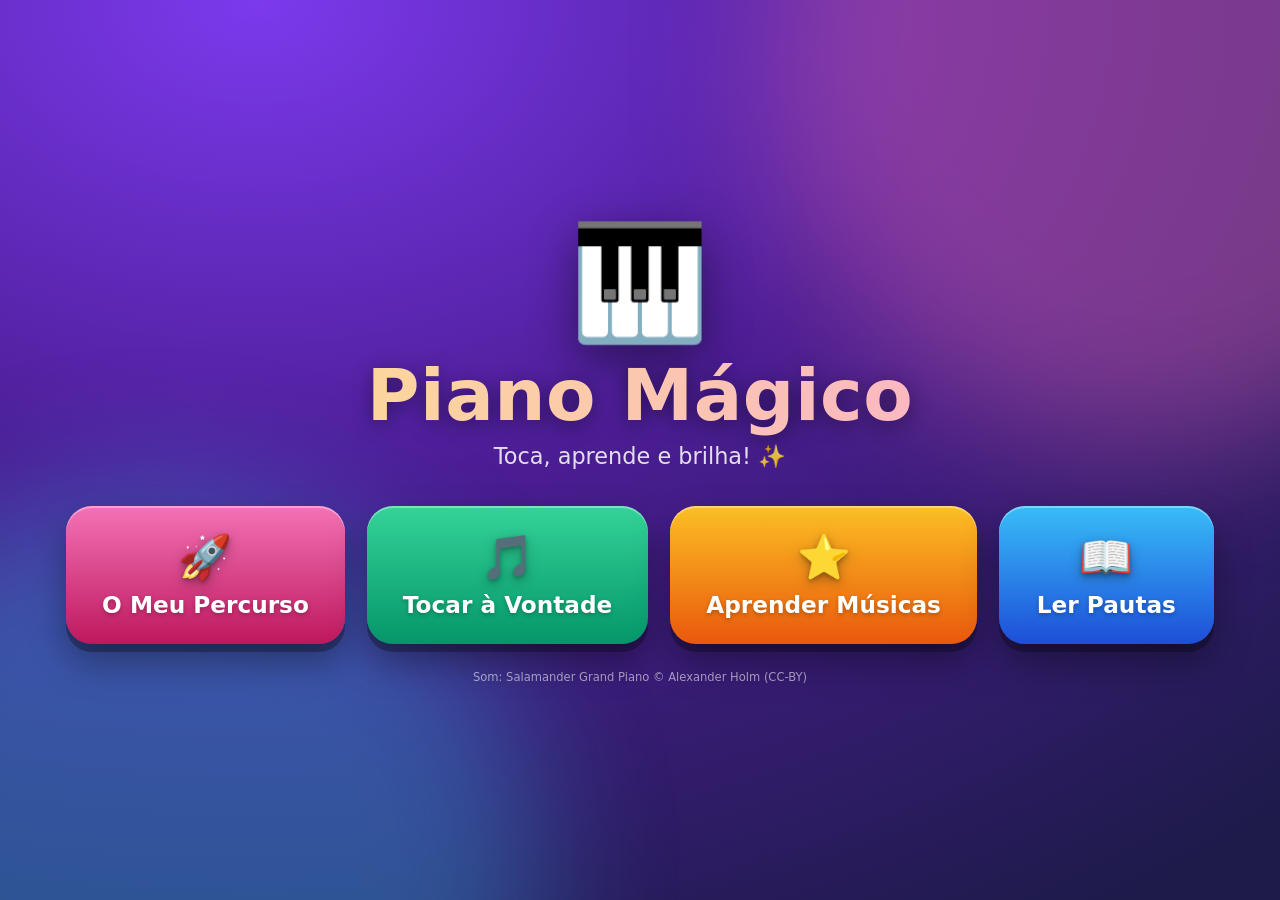
<file: index.html>
<!DOCTYPE html>
<html lang="pt">
<head>
  <meta charset="UTF-8">
  <meta name="viewport" content="width=device-width, initial-scale=1.0, maximum-scale=1.0, user-scalable=no, viewport-fit=cover">
  <title>Piano Mágico 🎹</title>
  <meta name="description" content="Um piano divertido para crianças aprenderem a tocar as primeiras músicas.">
  <meta name="theme-color" content="#4c1d95">
  <link rel="manifest" href="manifest.webmanifest">
  <link rel="icon" href="icons/icon-192.png">
  <link rel="apple-touch-icon" href="icons/apple-touch-icon.png">
  <meta name="apple-mobile-web-app-capable" content="yes">
  <meta name="mobile-web-app-capable" content="yes">
  <meta name="apple-mobile-web-app-status-bar-style" content="black-translucent">
  <meta name="apple-mobile-web-app-title" content="Piano Mágico">
  <link rel="stylesheet" href="styles.css">
</head>
<body>

  <!-- Fundo animado -->
  <div class="bg" id="bg" aria-hidden="true"></div>

  <!-- Ecrã inicial -->
  <section id="screen-home" class="screen active">
    <div class="home-inner">
      <div class="mascot" aria-hidden="true">🎹</div>
      <h1 class="logo">Piano Mágico</h1>
      <p class="tagline">Toca, aprende e brilha! ✨</p>
      <div class="home-buttons">
        <button class="big-btn btn-course" id="btn-course">
          <span class="big-emoji">🚀</span>
          <span>O Meu Percurso</span>
        </button>
        <button class="big-btn btn-free" id="btn-free">
          <span class="big-emoji">🎵</span>
          <span>Tocar à Vontade</span>
        </button>
        <button class="big-btn btn-learn" id="btn-learn">
          <span class="big-emoji">⭐</span>
          <span>Aprender Músicas</span>
        </button>
        <button class="big-btn btn-read" id="btn-read">
          <span class="big-emoji">📖</span>
          <span>Ler Pautas</span>
        </button>
      </div>
      <p class="credit">Som: Salamander Grand Piano © Alexander Holm (CC-BY)</p>
    </div>
  </section>

  <!-- Escolher música -->
  <section id="screen-songs" class="screen">
    <header class="bar">
      <button class="icon-btn" data-goto="home" aria-label="Voltar">⬅️</button>
      <h2>Escolhe uma música</h2>
      <span class="bar-spacer"></span>
    </header>
    <div id="song-list" class="song-list"></div>
  </section>

  <!-- Percurso (curso passo a passo) -->
  <section id="screen-course" class="screen">
    <header class="bar">
      <button class="icon-btn" data-goto="home" aria-label="Voltar">⬅️</button>
      <h2>O Meu Percurso 🚀</h2>
      <span class="bar-spacer"></span>
    </header>
    <div id="course-list" class="course-list"></div>
  </section>

  <!-- Lições de leitura -->
  <section id="screen-lessons" class="screen">
    <header class="bar">
      <button class="icon-btn" data-goto="home" aria-label="Voltar">⬅️</button>
      <h2>Aprender a ler pautas</h2>
      <span class="bar-spacer"></span>
    </header>
    <div id="lesson-list" class="song-list"></div>
  </section>

  <!-- Piano -->
  <section id="screen-piano" class="screen">
    <header class="bar piano-bar">
      <button class="icon-btn" id="btn-back-piano" aria-label="Voltar">⬅️</button>
      <div id="learn-info" class="learn-info hidden">
        <div class="learn-title-row">
          <span id="learn-title" class="learn-title"></span>
          <span id="hand-badge" class="hand-badge"></span>
          <span id="learn-count" class="learn-count"></span>
        </div>
        <div class="progress"><div id="progress-fill" class="progress-fill"></div></div>
      </div>
      <h2 id="free-title" class="free-title">Toca à vontade! 🎵</h2>
      <span class="bar-spacer"></span>
      <button class="icon-btn" id="btn-demo" title="Ouvir a música">👂</button>
      <button class="icon-btn" id="btn-restart" title="Recomeçar">🔄</button>
      <button class="icon-btn" id="btn-view" title="Modo pauta">🎼</button>
      <button class="icon-btn" id="btn-mic" title="Ouvir o teu piano (microfone)">🎤</button>
      <button class="icon-btn" id="btn-labels" title="Nomes das notas">🏷️</button>
    </header>
    <div class="staff-wrap hidden" id="staff-wrap"></div>
    <div class="kb-scroll" id="kb-scroll">
      <div class="kb-inner" id="kb-inner">
        <div class="note-lane" id="note-lane" aria-hidden="true"></div>
        <div class="keyboard" id="keyboard"></div>
      </div>
    </div>
  </section>

  <!-- Festa de parabéns -->
  <div id="celebrate" class="celebrate hidden">
    <div class="celebrate-card">
      <div class="celebrate-emoji">🎉</div>
      <h2>Parabéns!</h2>
      <p id="celebrate-song"></p>
      <div id="celebrate-stars" class="celebrate-stars"></div>
      <div class="celebrate-buttons">
        <button class="big-btn btn-free" id="btn-again">🔄 Outra vez</button>
        <button class="big-btn btn-learn" id="btn-more-songs">➡️ Continuar</button>
      </div>
    </div>
  </div>

  <script src="app.js"></script>
</body>
</html>
</file>
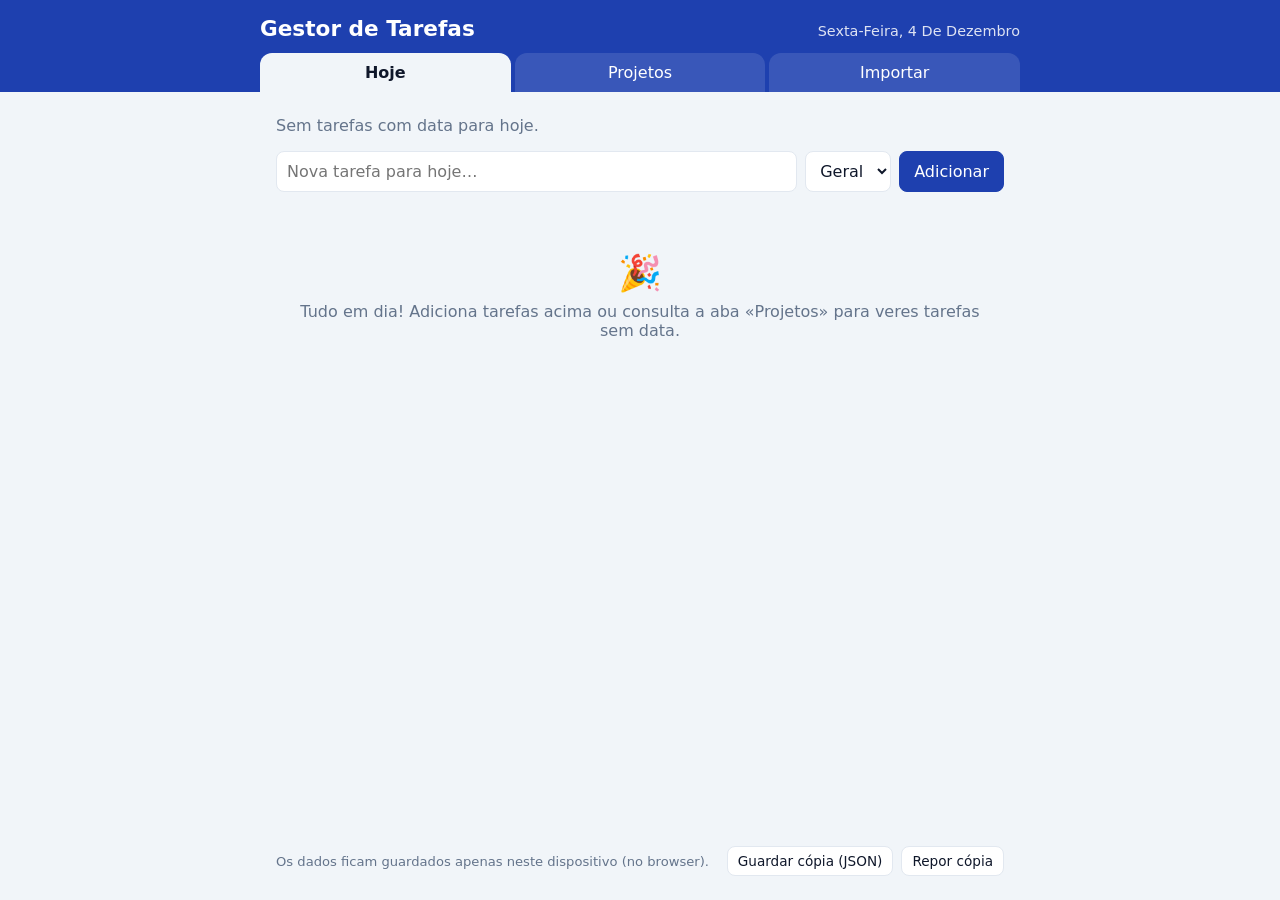
<file: gestor-tarefas/index.html>
<!doctype html>
<html lang="pt">
<head>
  <meta charset="utf-8" />
  <meta name="viewport" content="width=device-width, initial-scale=1" />
  <title>Gestor de Tarefas</title>
  <meta name="description" content="Gestor de tarefas por projeto: vê num relance o que tens de gerir hoje. Os dados ficam apenas no teu dispositivo." />
  <meta name="theme-color" content="#1e40af" />
  <link rel="manifest" href="manifest.webmanifest" />
  <link rel="icon" href="icons/icon-192.png" />
  <link rel="apple-touch-icon" href="icons/apple-touch-icon.png" />
  <link rel="stylesheet" href="styles.css" />
</head>
<body>
  <header class="topo">
    <div class="topo-titulo">
      <h1>Gestor de Tarefas</h1>
      <p id="data-hoje" class="data-hoje"></p>
    </div>
    <nav class="abas" aria-label="Vistas">
      <button class="aba ativa" data-vista="hoje">Hoje</button>
      <button class="aba" data-vista="projetos">Projetos</button>
      <button class="aba" data-vista="importar">Importar</button>
    </nav>
  </header>

  <main>
    <!-- ===================== Vista: Hoje ===================== -->
    <section id="vista-hoje" class="vista">
      <p id="resumo-hoje" class="resumo"></p>

      <form id="form-rapido" class="form-rapido" autocomplete="off">
        <input id="rapido-titulo" type="text" placeholder="Nova tarefa para hoje…" required />
        <select id="rapido-projeto" aria-label="Projeto"></select>
        <button type="submit" class="btn primario">Adicionar</button>
      </form>

      <div id="lista-hoje"></div>
    </section>

    <!-- ===================== Vista: Projetos ===================== -->
    <section id="vista-projetos" class="vista oculta">
      <div class="barra-projetos">
        <button id="btn-novo-projeto" class="btn primario">+ Novo projeto</button>
      </div>
      <div id="lista-projetos"></div>
    </section>

    <!-- ===================== Vista: Importar ===================== -->
    <section id="vista-importar" class="vista oculta">
      <p class="resumo">
        Cola aqui tarefas vindas de emails, documentos do Teams ou exportações
        (Outlook, Planner, Excel). Uma tarefa por linha; campos separados por
        ponto e vírgula ou tabulação são reconhecidos como
        <strong>título; data; prioridade</strong>. Datas como
        <code>15/06</code> ou <code>2026-06-15</code> e palavras como
        <code>urgente</code>/<code>alta</code>/<code>baixa</code> dentro da
        linha também são detetadas.
      </p>
      <form id="form-importar" autocomplete="off">
        <label class="campo">
          <span>Projeto de destino</span>
          <select id="importar-projeto"></select>
        </label>
        <textarea id="importar-texto" rows="8"
          placeholder="Ex.:&#10;Rever proposta comercial; 15/06; alta&#10;Enviar ata da reunião&#10;Atualizar plano do projeto 20/06"></textarea>
        <div class="acoes">
          <button type="button" id="btn-previsualizar" class="btn">Pré-visualizar</button>
          <button type="submit" id="btn-importar" class="btn primario" disabled>Importar</button>
        </div>
      </form>
      <div id="previsao-importar"></div>
    </section>
  </main>

  <footer class="rodape">
    <p>Os dados ficam guardados apenas neste dispositivo (no browser).</p>
    <div class="acoes">
      <button id="btn-exportar" class="btn pequeno">Guardar cópia (JSON)</button>
      <button id="btn-restaurar" class="btn pequeno">Repor cópia</button>
      <input id="ficheiro-restauro" type="file" accept="application/json" hidden />
    </div>
  </footer>

  <!-- ===================== Diálogo: editar tarefa ===================== -->
  <dialog id="dialogo-tarefa">
    <form id="form-tarefa" method="dialog">
      <h2 id="titulo-dialogo-tarefa">Editar tarefa</h2>
      <label class="campo"><span>Título</span>
        <input id="tarefa-titulo" type="text" required />
      </label>
      <label class="campo"><span>Projeto</span>
        <select id="tarefa-projeto"></select>
      </label>
      <div class="campos-lado-a-lado">
        <label class="campo"><span>Data limite</span>
          <input id="tarefa-data" type="date" />
        </label>
        <label class="campo"><span>Prioridade</span>
          <select id="tarefa-prioridade">
            <option value="1">Alta</option>
            <option value="2" selected>Média</option>
            <option value="3">Baixa</option>
          </select>
        </label>
      </div>
      <label class="campo"><span>Notas</span>
        <textarea id="tarefa-notas" rows="3"></textarea>
      </label>
      <div class="acoes">
        <button type="button" id="btn-apagar-tarefa" class="btn perigo">Apagar</button>
        <span class="espaco"></span>
        <button type="button" class="btn" data-fechar>Cancelar</button>
        <button type="submit" class="btn primario">Guardar</button>
      </div>
    </form>
  </dialog>

  <!-- ===================== Diálogo: projeto ===================== -->
  <dialog id="dialogo-projeto">
    <form id="form-projeto" method="dialog">
      <h2 id="titulo-dialogo-projeto">Novo projeto</h2>
      <label class="campo"><span>Nome</span>
        <input id="projeto-nome" type="text" required />
      </label>
      <label class="campo"><span>Documentação (ligação opcional)</span>
        <input id="projeto-doc" type="url"
          placeholder="Cola a ligação da pasta do Teams/SharePoint…" />
      </label>
      <fieldset class="campo">
        <legend>Cor</legend>
        <div id="paleta-cores" class="paleta"></div>
      </fieldset>
      <div class="acoes">
        <button type="button" id="btn-apagar-projeto" class="btn perigo">Apagar</button>
        <span class="espaco"></span>
        <button type="button" class="btn" data-fechar>Cancelar</button>
        <button type="submit" class="btn primario">Guardar</button>
      </div>
    </form>
  </dialog>

  <script src="app.js"></script>
</body>
</html>
</file>
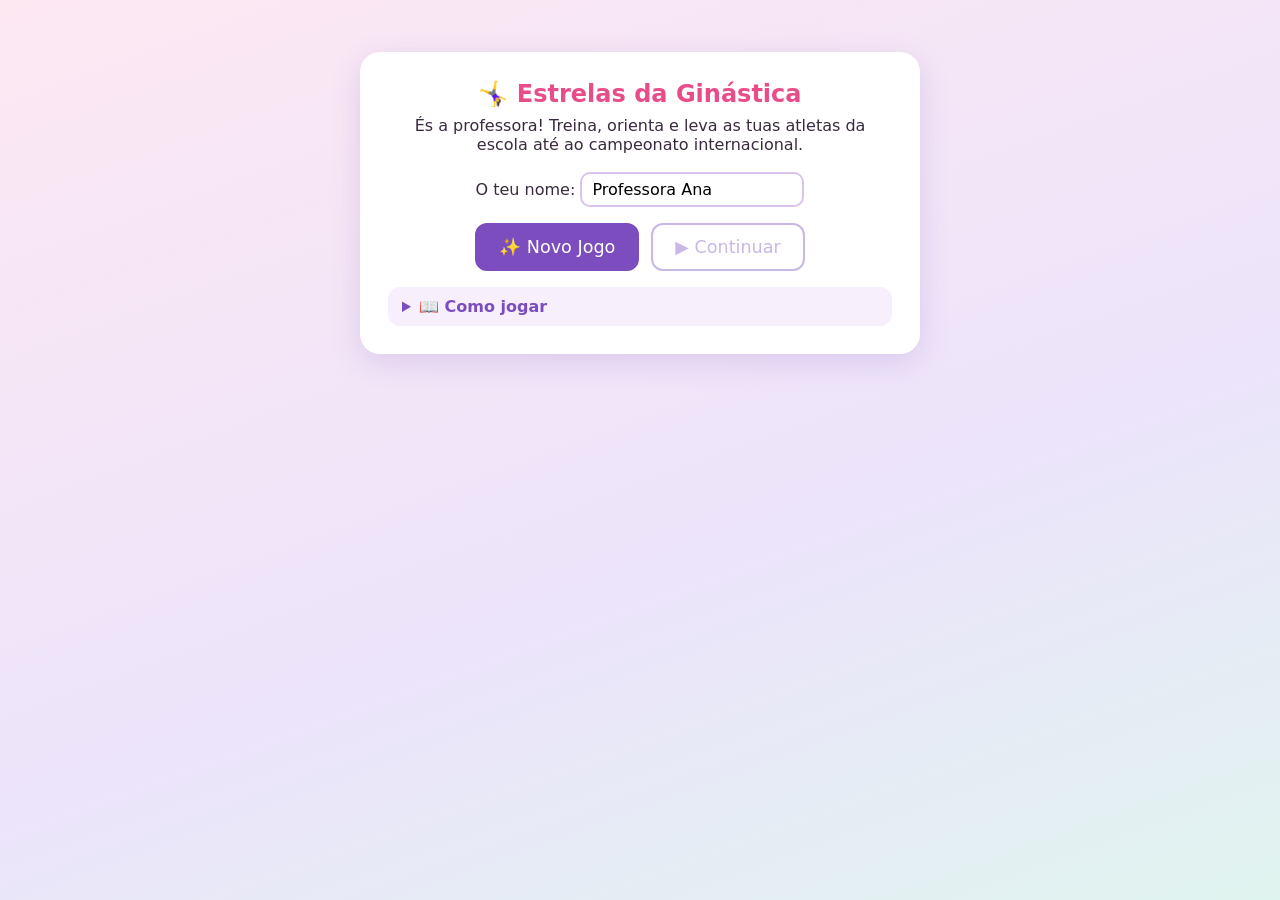
<file: ginastica/index.html>
<!DOCTYPE html>
<html lang="pt">
<head>
<meta charset="UTF-8">
<meta name="viewport" content="width=device-width, initial-scale=1.0">
<title>Estrelas da Ginástica — Jogo da Professora</title>
<link rel="stylesheet" href="styles.css">
</head>
<body>

<header id="hud" class="hidden">
  <div class="hud-left">
    <span id="hud-coach">👩‍🏫</span>
    <span id="hud-tier"></span>
  </div>
  <div class="hud-right">
    <span id="hud-week"></span>
    <span id="hud-points" title="Pontos de Professora">⭐ 0</span>
  </div>
</header>

<main>

<!-- ===================== MENU ===================== -->
<section id="screen-menu" class="screen">
  <div class="menu-card">
    <h1>🤸‍♀️ Estrelas da Ginástica</h1>
    <p class="subtitle">És a professora! Treina, orienta e leva as tuas atletas da escola até ao campeonato internacional.</p>
    <label class="coach-name-row">O teu nome:
      <input id="inp-coach-name" type="text" maxlength="18" value="Professora Ana">
    </label>
    <div class="menu-buttons">
      <button id="btn-new" class="big primary">✨ Novo Jogo</button>
      <button id="btn-continue" class="big">▶ Continuar</button>
    </div>
    <details class="howto">
      <summary>📖 Como jogar</summary>
      <ul>
        <li><b>Treina</b> as atletas: escolhe um movimento (aranha, ponte, levantar…) e <b>demonstra-o tu com o dedo</b>, arrastando ao longo do caminho do movimento. Os juízes avaliam a tua demonstração com estrelas — quanto melhor fizeres, mais a atleta evolui!</li>
        <li>Mantém as atletas <b>felizes</b> e com <b>energia</b>: descansa-as e elogia-as.</li>
        <li>No fim de cada época, <b>monta a coreografia</b> de cada atleta com os movimentos que treinaram e ganha o campeonato.</li>
        <li>Sobe de escalão: <b>Escola → Cidade → Regional → Nacional → Internacional</b>.</li>
        <li>No <b>Vestiário</b> podes escolher a roupa de ginástica, o cabelo e os adereços de cada atleta e da professora.</li>
        <li>Ganhas <b>Pontos de Professora</b> por fazer evoluir as atletas, mantê-las felizes e vencer competições.</li>
      </ul>
    </details>
  </div>
</section>

<!-- ===================== VESTIÁRIO ===================== -->
<section id="screen-custom" class="screen hidden">
  <h2>🎀 Vestiário</h2>
  <div class="custom-layout">
    <div class="custom-left">
      <div id="custom-tabs" class="tabs"></div>
      <canvas id="cv-custom" width="320" height="340"></canvas>
      <label class="name-row">Nome: <input id="inp-person-name" type="text" maxlength="18"></label>
    </div>
    <div class="custom-right" id="custom-options"></div>
  </div>
  <div class="bottom-bar">
    <button id="btn-custom-done" class="big primary">Está lindo! Voltar ao ginásio</button>
  </div>
</section>

<!-- ===================== GINÁSIO (HUB) ===================== -->
<section id="screen-gym" class="screen hidden">
  <canvas id="cv-gym" width="760" height="240"></canvas>
  <div id="gym-message" class="gym-message"></div>
  <div id="athlete-cards" class="cards"></div>
  <div class="bottom-bar">
    <button id="btn-wardrobe">🎀 Vestiário</button>
    <button id="btn-endweek" class="primary">⏭ Terminar a semana</button>
    <button id="btn-competition" class="primary gold hidden">🏆 Preparar a coreografia!</button>
  </div>
</section>

<!-- ===================== ESCOLHER MOVIMENTO ===================== -->
<section id="screen-moves" class="screen hidden">
  <h2 id="moves-title">Escolher movimento para treinar</h2>
  <p class="hint">A professora escolhe o que a atleta vai treinar. Movimentos mais difíceis valem mais pontos na coreografia!</p>
  <div id="move-list" class="move-list"></div>
  <div class="bottom-bar"><button id="btn-moves-back">← Voltar</button></div>
</section>

<!-- ===================== TREINO ===================== -->
<section id="screen-training" class="screen hidden">
  <h2 id="tr-title">Treino</h2>
  <canvas id="cv-training" width="760" height="300"></canvas>

  <div id="tr-instr" class="tr-panel">
    <p>✋ Agora és tu, professora! Pousa o dedo (ou o rato) no <b>▶ rosa</b> e <b>arrasta ao longo do arco</b>
    até à <b>⭐</b>, sem levantar. A ginasta vai executando o movimento à medida que avanças!</p>
    <p class="hint">Quanto mais certinho seguires o arco até ao fim, melhor a avaliação dos juízes.</p>
  </div>

  <div id="tr-result" class="tr-panel hidden">
    <div id="tr-result-text"></div>
    <button id="btn-retry">🔁 Tentar de novo</button>
    <button id="btn-tr-done" class="primary">Continuar</button>
  </div>
</section>

<!-- ===================== COREOGRAFIA ===================== -->
<section id="screen-choreo" class="screen hidden">
  <h2 id="choreo-title">🎵 Montar a coreografia</h2>
  <p class="hint">Escolhe a sequência de movimentos de cada atleta (mínimo 2). Só entram movimentos bem treinados — quantos mais e mais difíceis, maior a nota!
  <div id="choreo-tabs" class="tabs"></div>
  <div class="choreo-layout">
    <div class="choreo-col">
      <h3>Movimentos aprendidos</h3>
      <div id="choreo-available" class="chip-list"></div>
    </div>
    <div class="choreo-col">
      <h3 id="choreo-seq-title">Coreografia</h3>
      <div id="choreo-sequence" class="chip-list seq"></div>
      <div id="choreo-difficulty" class="difficulty"></div>
      <button id="btn-preview">▶ Pré-visualizar</button>
    </div>
  </div>
  <canvas id="cv-choreo" width="760" height="260" class="hidden"></canvas>
  <div class="bottom-bar">
    <button id="btn-choreo-back">← Voltar aos treinos</button>
    <button id="btn-start-comp" class="primary gold" disabled>🏆 Ir para a competição!</button>
  </div>
</section>

<!-- ===================== COMPETIÇÃO ===================== -->
<section id="screen-competition" class="screen hidden">
  <h2 id="comp-title">🏆 Competição</h2>
  <canvas id="cv-comp" width="760" height="300"></canvas>
  <div id="comp-status" class="comp-status"></div>
  <div id="comp-scores" class="comp-scores"></div>
  <div class="bottom-bar">
    <button id="btn-comp-next" class="primary hidden">Continuar</button>
  </div>
</section>

<!-- ===================== FINAL ===================== -->
<section id="screen-final" class="screen hidden">
  <div class="menu-card">
    <h1 id="final-title">🏅 Parabéns!</h1>
    <div id="final-text"></div>
    <button id="btn-final-menu" class="big primary">Voltar ao menu</button>
  </div>
</section>

</main>

<script src="game.js"></script>
</body>
</html>
</file>
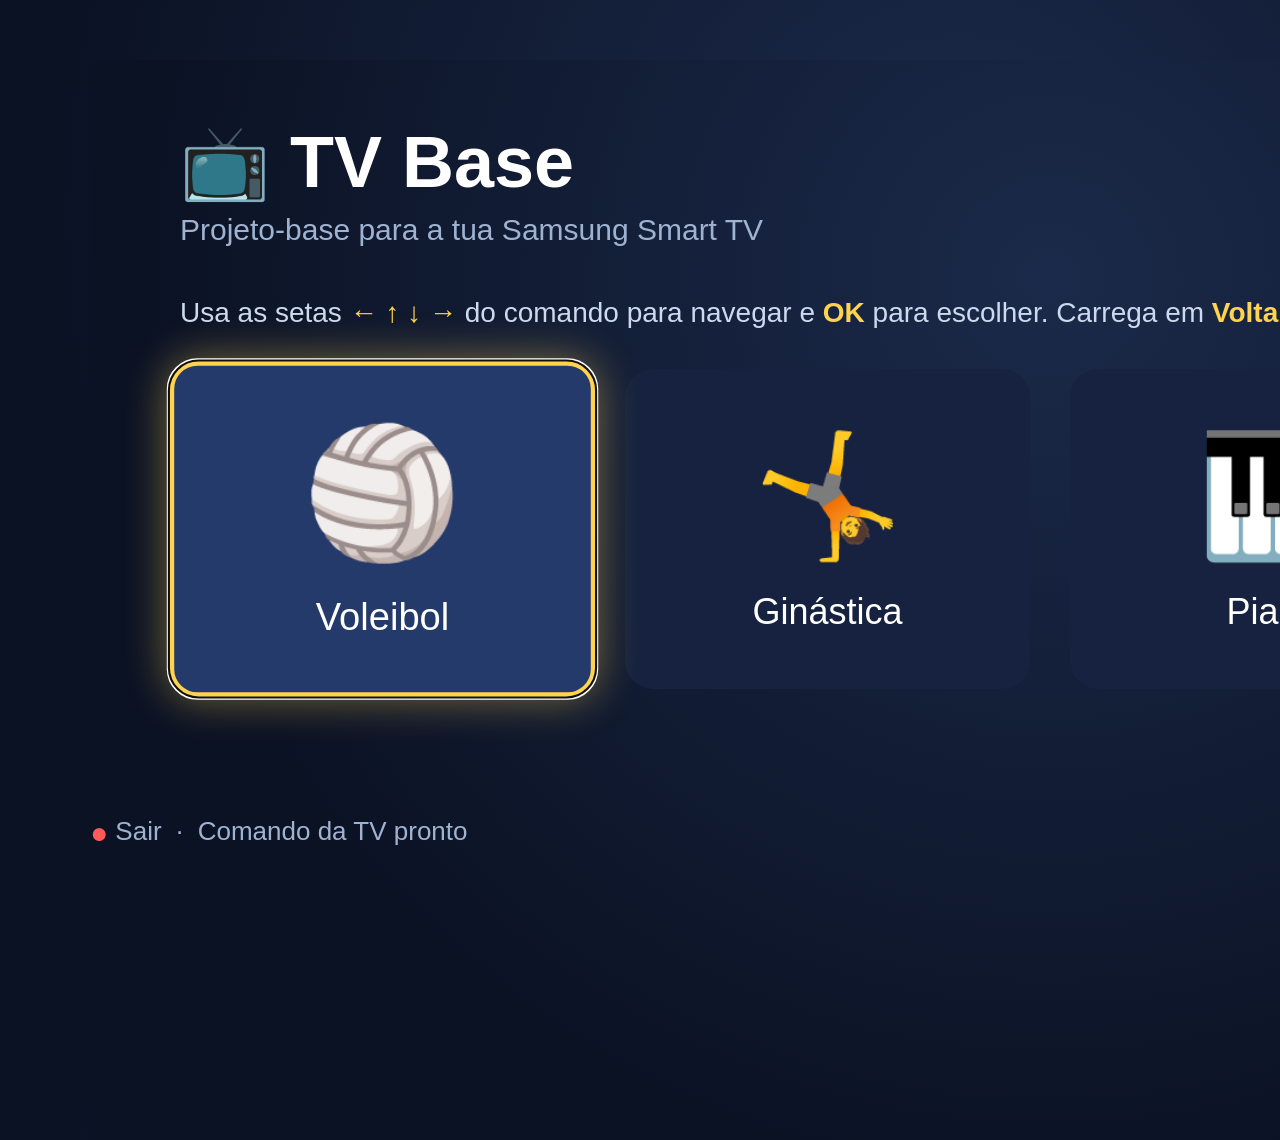
<file: samsung-tv/index.html>
<!DOCTYPE html>
<html lang="pt-PT">
<head>
  <meta charset="UTF-8">
  <meta name="viewport" content="width=1920, initial-scale=1.0, user-scalable=no">
  <title>TV Base — Samsung Smart TV</title>
  <link rel="stylesheet" href="styles.css">
</head>
<body>

  <header class="topo">
    <h1>📺 TV Base</h1>
    <p class="subtitulo">Projeto-base para a tua Samsung Smart TV</p>
  </header>

  <main>
    <p class="ajuda">Usa as setas <strong>← ↑ ↓ →</strong> do comando para navegar e <strong>OK</strong> para escolher. Carrega em <strong>Voltar</strong> para sair.</p>

    <!-- Grelha de "tiles" navegáveis pelo comando -->
    <nav class="grelha" id="grelha">
      <button class="tile" data-acao="voleibol">🏐<span>Voleibol</span></button>
      <button class="tile" data-acao="ginastica">🤸<span>Ginástica</span></button>
      <button class="tile" data-acao="piano">🎹<span>Piano</span></button>
      <button class="tile" data-acao="sobre">ℹ️<span>Sobre</span></button>
    </nav>

    <div class="mensagem" id="mensagem" aria-live="polite"></div>
  </main>

  <footer class="rodape">
    <span class="tecla vermelha">●</span> Sair &nbsp;·&nbsp;
    <span>Comando da TV pronto</span>
  </footer>

  <script src="app.js"></script>
</body>
</html>
</file>
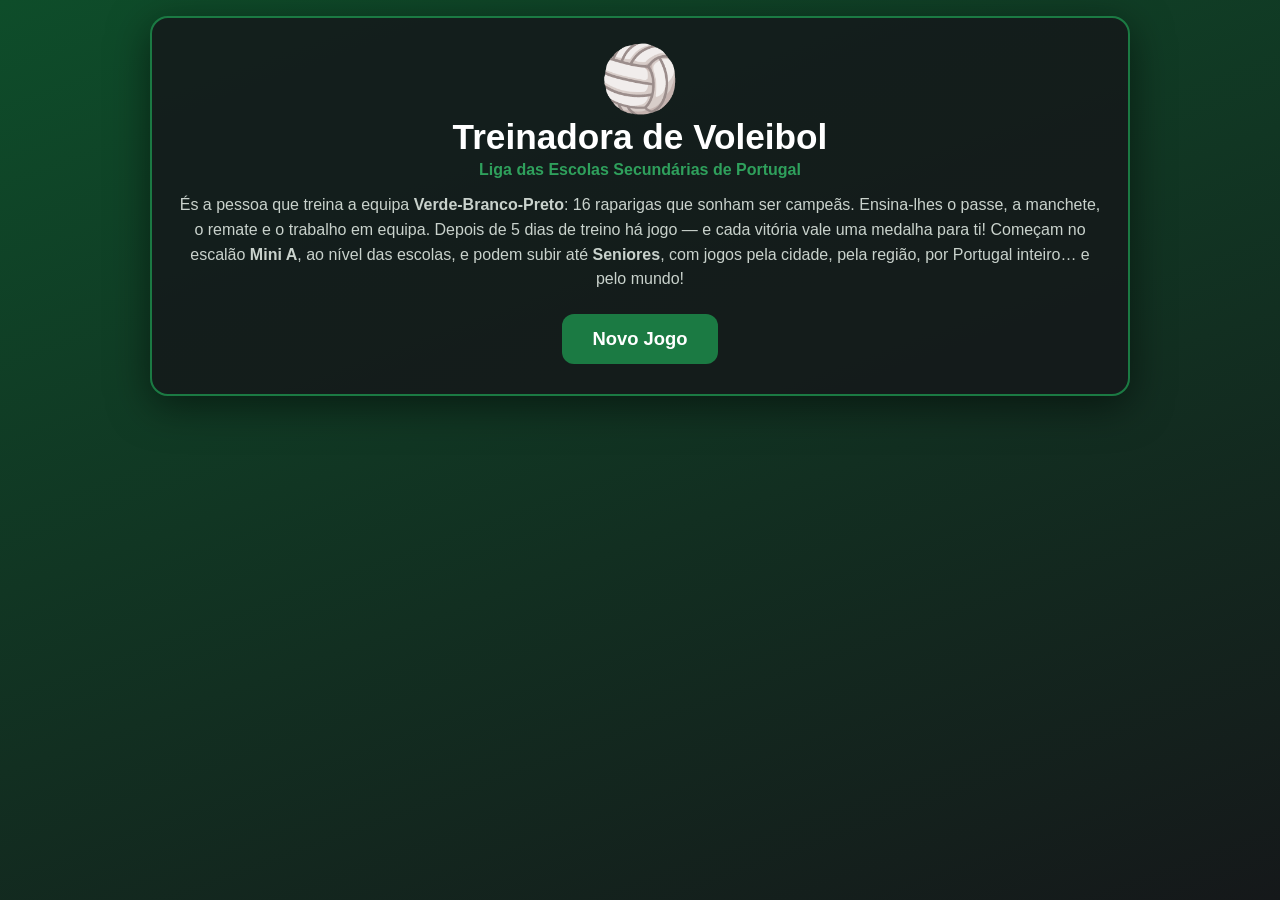
<file: treinadora-voleibol/index.html>
<!DOCTYPE html>
<html lang="pt-PT">
<head>
  <meta charset="UTF-8">
  <meta name="viewport" content="width=device-width, initial-scale=1.0">
  <title>Treinadora de Voleibol — Liga das Escolas</title>
  <meta name="theme-color" content="#0e4d2a">
  <meta name="description" content="Sê treinador ou treinadora de uma equipa de voleibol: treina 16 jogadoras e ganha medalhas de Mini A até Seniores!">
  <link rel="manifest" href="manifest.webmanifest">
  <link rel="icon" href="icons/icon-192.png">
  <link rel="apple-touch-icon" href="icons/apple-touch-icon.png">
  <link rel="stylesheet" href="styles.css">
</head>
<body>

  <!-- ECRÃ INICIAL -->
  <section id="ecra-inicio" class="ecra ativo">
    <div class="painel painel-centro">
      <div class="logo-bola">🏐</div>
      <h1>Treinadora de Voleibol</h1>
      <p class="subtitulo">Liga das Escolas Secundárias de Portugal</p>
      <p class="descricao">
        És a pessoa que treina a equipa <strong>Verde-Branco-Preto</strong>:
        16 raparigas que sonham ser campeãs. Ensina-lhes o passe, a manchete,
        o remate e o trabalho em equipa. Depois de 5 dias de treino há jogo —
        e cada vitória vale uma medalha para ti! Começam no escalão
        <strong>Mini A</strong>, ao nível das escolas, e podem subir até
        <strong>Seniores</strong>, com jogos pela cidade, pela região,
        por Portugal inteiro… e pelo mundo!
      </p>
      <button id="btn-novo-jogo" class="btn btn-grande">Novo Jogo</button>
      <button id="btn-continuar" class="btn btn-grande btn-secundario escondido">Continuar</button>
    </div>
  </section>

  <!-- CRIAÇÃO DO TREINADOR / TREINADORA -->
  <section id="ecra-treinador" class="ecra">
    <div class="painel">
      <h2>Cria o teu treinador ou treinadora</h2>
      <div class="criacao-grelha">
        <div class="criacao-avatar">
          <div id="avatar-preview"></div>
          <input type="text" id="input-nome-treinador" maxlength="18" placeholder="O teu nome">
        </div>
        <div class="criacao-opcoes">
          <div class="grupo-opcao">
            <h3>Género</h3>
            <div class="opcoes" id="op-genero"></div>
          </div>
          <div class="grupo-opcao">
            <h3>Cor da pele</h3>
            <div class="opcoes" id="op-pele"></div>
          </div>
          <div class="grupo-opcao">
            <h3>Cor dos olhos</h3>
            <div class="opcoes" id="op-olhos"></div>
          </div>
          <div class="grupo-opcao">
            <h3>Cabelo</h3>
            <div class="opcoes" id="op-cabelo-estilo"></div>
            <div class="opcoes" id="op-cabelo-cor"></div>
          </div>
          <div class="grupo-opcao">
            <h3>Roupa</h3>
            <div class="opcoes" id="op-roupa"></div>
            <div class="opcoes" id="op-roupa-cor"></div>
          </div>
        </div>
      </div>
      <button id="btn-comecar" class="btn btn-grande">Começar a treinar!</button>
    </div>
  </section>

  <!-- HUB / BALNEÁRIO -->
  <section id="ecra-hub" class="ecra">
    <div class="painel">
      <header class="hub-topo">
        <div id="hub-avatar" class="avatar-mini"></div>
        <div class="hub-info">
          <h2 id="hub-nome"></h2>
          <p id="hub-titulo"></p>
        </div>
        <div class="hub-medalhas-resumo" id="hub-medalhas-resumo"></div>
      </header>

      <div class="hub-grelha">
        <div class="cartao">
          <h3>📅 Esta semana</h3>
          <div id="hub-semana" class="semana-dias"></div>
          <p id="hub-proximo-jogo"></p>
          <button id="btn-ir-treino" class="btn btn-grande"></button>
        </div>
        <div class="cartao">
          <h3>🗺️ Digressão por Portugal</h3>
          <ul id="hub-cidades" class="lista-cidades"></ul>
        </div>
      </div>

      <div class="hub-grelha">
        <div class="cartao">
          <h3>🏅 A tua vitrina de medalhas</h3>
          <div id="hub-vitrina" class="vitrina"></div>
        </div>
        <div class="cartao">
          <h3>📋 Equipa</h3>
          <p id="hub-equipa-resumo"></p>
          <button id="btn-ver-plantel" class="btn">Ver as 16 jogadoras</button>
        </div>
      </div>
    </div>
  </section>

  <!-- PLANTEL -->
  <section id="ecra-plantel" class="ecra">
    <div class="painel">
      <h2>O plantel — 16 jogadoras</h2>
      <p id="plantel-descricao" class="descricao"></p>
      <div class="cartao clube-kit">
        <h3>🎽 Cores do equipamento</h3>
        <div class="kit-linha"><span>Camisola:</span><div class="opcoes" id="op-kit-camisola"></div></div>
        <div class="kit-linha"><span>Calções:</span><div class="opcoes" id="op-kit-calcoes"></div></div>
        <p class="descricao">A líbero joga com as cores trocadas, como no voleibol a sério. Joelheiras e cabelo apanhado são sempre obrigatórios!</p>
      </div>
      <div id="plantel-lista" class="plantel-grelha"></div>
      <button id="btn-voltar-hub" class="btn">← Voltar ao balneário</button>
    </div>
  </section>

  <!-- TREINO -->
  <section id="ecra-treino" class="ecra">
    <div class="painel">
      <h2 id="treino-titulo"></h2>
      <p id="treino-descricao" class="descricao"></p>

      <div id="treino-escolha">
        <h3>O que vais ensinar nesta sessão?</h3>
        <div id="treino-exercicios" class="exercicios-grelha"></div>
      </div>

      <div id="treino-minijogo" class="escondido">
        <h3 id="minijogo-titulo"></h3>
        <p id="minijogo-instrucao" class="descricao"></p>
        <div class="barra-precisao">
          <div class="zona zona-fraca"></div>
          <div class="zona zona-boa"></div>
          <div class="zona zona-perfeita"></div>
          <div class="zona zona-boa"></div>
          <div class="zona zona-fraca"></div>
          <div id="cursor-precisao" class="cursor-precisao"></div>
        </div>
        <button id="btn-parar-cursor" class="btn btn-grande">Apita agora! 🔔</button>
      </div>

      <div id="treino-resultado" class="escondido">
        <h3 id="resultado-titulo"></h3>
        <ul id="resultado-linhas" class="linhas-treino"></ul>
        <button id="btn-continuar-treino" class="btn btn-grande">Continuar</button>
      </div>
    </div>
  </section>

  <!-- PRÉ-JOGO: ESCOLHER AS 6 TITULARES -->
  <section id="ecra-prejogo" class="ecra">
    <div class="painel">
      <h2 id="prejogo-titulo"></h2>
      <p id="prejogo-descricao" class="descricao"></p>
      <p class="prejogo-contagem">Titulares escolhidas: <strong id="prejogo-contador">0</strong> / 6 — as outras ficam no banco como suplentes</p>
      <div id="prejogo-lista" class="plantel-grelha"></div>
      <div class="botoes-linha">
        <button id="btn-auto-seis" class="btn btn-secundario">Escolher as 6 mais fortes</button>
        <button id="btn-comecar-jogo" class="btn btn-grande" disabled>Começar o jogo!</button>
      </div>
    </div>
  </section>

  <!-- JOGO -->
  <section id="ecra-jogo" class="ecra">
    <div class="painel painel-jogo">
      <div class="placar">
        <div class="placar-equipa nos">
          <span class="placar-nome">Verde-Branco-Preto</span>
          <span id="placar-sets-nos" class="placar-sets">0</span>
          <span id="placar-pontos-nos" class="placar-pontos">0</span>
        </div>
        <div class="placar-meio">
          <span id="placar-set-atual">1.º set</span>
          <span id="placar-cidade"></span>
        </div>
        <div class="placar-equipa eles">
          <span class="placar-nome" id="placar-nome-eles"></span>
          <span id="placar-sets-eles" class="placar-sets">0</span>
          <span id="placar-pontos-eles" class="placar-pontos">0</span>
        </div>
      </div>

      <div id="campo" class="campo">
        <div class="campo-meio-eles"></div>
        <div class="campo-meio-nos"></div>
        <div class="linha-ataque eles"></div>
        <div class="linha-ataque nos"></div>
        <div class="rede"></div>
        <div class="antena esq"></div>
        <div class="antena dir"></div>
        <div id="treinador-campo" class="treinador-campo"></div>
        <div id="bola" class="bola">🏐</div>
      </div>

      <div id="em-campo-stats" class="em-campo-stats"></div>

      <div id="comentarios" class="comentarios"></div>

      <div class="botoes-linha">
        <button id="btn-jogar-ponto" class="btn btn-grande">Jogar ponto ▶</button>
        <button id="btn-auto-jogar" class="btn btn-secundario">Auto ⏩</button>
        <button id="btn-substituicao" class="btn btn-secundario">Substituição 🔄</button>
      </div>
    </div>
  </section>

  <!-- SUBSTITUIÇÕES (modal) -->
  <div id="modal-subs" class="modal escondido">
    <div class="modal-caixa">
      <h3>Substituição</h3>
      <p class="descricao">Escolhe quem sai do campo e quem entra do banco. Jogadoras frescas jogam melhor!</p>
      <div class="subs-grelha">
        <div>
          <h4>Em campo (sai)</h4>
          <div id="subs-campo"></div>
        </div>
        <div>
          <h4>No banco (entra)</h4>
          <div id="subs-banco"></div>
        </div>
      </div>
      <div class="botoes-linha">
        <button id="btn-confirmar-sub" class="btn" disabled>Confirmar troca</button>
        <button id="btn-fechar-subs" class="btn btn-secundario">Fechar</button>
      </div>
    </div>
  </div>

  <!-- RESULTADO -->
  <section id="ecra-resultado" class="ecra">
    <div class="painel painel-centro">
      <h2 id="resultado-jogo-titulo"></h2>
      <p id="resultado-jogo-texto" class="descricao"></p>
      <div id="medalha-cerimonia" class="escondido">
        <div class="medalha-grande" id="medalha-svg"></div>
        <p id="medalha-texto" class="medalha-texto"></p>
      </div>
      <button id="btn-resultado-continuar" class="btn btn-grande">Continuar</button>
    </div>
  </section>

  <script src="game.js"></script>
  <script>
    if ("serviceWorker" in navigator && location.protocol !== "file:") {
      window.addEventListener("load", () => navigator.serviceWorker.register("./sw.js"));
    }
  </script>
</body>
</html>
</file>
<file: styles.css>
* { box-sizing: border-box; -webkit-tap-highlight-color: transparent; }

:root {
  --bg1: #1e1b4b;
  --bg2: #4c1d95;
  --bg3: #7c3aed;
  --glass: rgba(255, 255, 255, .12);
  --glass-border: rgba(255, 255, 255, .22);
  --white-key-w: clamp(54px, 7.5vw, 92px);
}

html, body {
  margin: 0;
  height: 100%;
  overflow: hidden;
  font-family: ui-rounded, "SF Pro Rounded", "Comic Sans MS", "Chalkboard SE", "Segoe UI", system-ui, sans-serif;
  background: radial-gradient(120% 120% at 20% 0%, var(--bg3) 0%, var(--bg2) 45%, var(--bg1) 100%);
  color: #fff;
  user-select: none;
  -webkit-user-select: none;
  touch-action: manipulation;
}

.hidden { display: none !important; }

/* ---------- Fundo animado ---------- */
.bg {
  position: fixed;
  inset: 0;
  overflow: hidden;
  pointer-events: none;
  z-index: 0;
}
.bg::before, .bg::after {
  content: "";
  position: absolute;
  width: 60vmax;
  height: 60vmax;
  border-radius: 50%;
  filter: blur(70px);
  opacity: .35;
  animation: blob 18s ease-in-out infinite alternate;
}
.bg::before { background: #f472b6; top: -25vmax; right: -20vmax; }
.bg::after  { background: #38bdf8; bottom: -28vmax; left: -18vmax; animation-delay: -9s; }
@keyframes blob {
  to { transform: translate(6vmax, 5vmax) scale(1.15); }
}
.bg-note {
  position: absolute;
  bottom: -12%;
  opacity: 0;
  animation: floatNote linear infinite;
}
@keyframes floatNote {
  5%  { opacity: .5; }
  50% { transform: translateY(-55vh) translateX(3vw) rotate(12deg); }
  95% { opacity: .4; }
  100% { transform: translateY(-115vh) translateX(-2vw) rotate(-10deg); opacity: 0; }
}

.screen {
  position: absolute;
  inset: 0;
  display: none;
  flex-direction: column;
  padding-top: env(safe-area-inset-top);
  z-index: 1;
}
.screen.active { display: flex; }

/* ---------- Ecrã inicial ---------- */
.home-inner {
  margin: auto;
  text-align: center;
  padding: 24px;
}
.mascot {
  font-size: clamp(4rem, 14vw, 7rem);
  animation: mascotBounce 2.4s ease-in-out infinite;
  filter: drop-shadow(0 14px 24px rgba(0, 0, 0, .45));
}
@keyframes mascotBounce {
  0%, 100% { transform: translateY(0) rotate(-4deg); }
  50%      { transform: translateY(-14px) rotate(4deg); }
}
.logo {
  font-size: clamp(2.4rem, 9vw, 4.5rem);
  margin: 4px 0 6px;
  letter-spacing: .5px;
  background: linear-gradient(90deg, #fde68a, #f9a8d4, #93c5fd, #fde68a);
  background-size: 300% 100%;
  -webkit-background-clip: text;
  background-clip: text;
  -webkit-text-fill-color: transparent;
  animation: shimmer 6s linear infinite;
  filter: drop-shadow(0 4px 10px rgba(0, 0, 0, .4));
}
@keyframes shimmer { to { background-position: 300% 0; } }
.tagline {
  font-size: clamp(1rem, 3.5vw, 1.4rem);
  opacity: .85;
  margin: 0 0 36px;
}
.home-buttons {
  display: flex;
  gap: 22px;
  justify-content: center;
  flex-wrap: wrap;
}
.credit {
  margin: 26px 0 0;
  font-size: .72rem;
  opacity: .55;
}

.big-btn {
  position: relative;
  overflow: hidden;
  display: flex;
  flex-direction: column;
  align-items: center;
  gap: 8px;
  font: inherit;
  font-size: clamp(1.1rem, 3vw, 1.45rem);
  font-weight: 800;
  color: #fff;
  text-shadow: 0 2px 4px rgba(0, 0, 0, .25);
  border: none;
  border-radius: 26px;
  padding: 26px 36px;
  min-width: 215px;
  cursor: pointer;
  box-shadow: inset 0 2px 0 rgba(255, 255, 255, .35), 0 8px 0 rgba(0, 0, 0, .28), 0 18px 36px rgba(0, 0, 0, .35);
  transition: transform .1s, box-shadow .1s;
}
.big-btn::after {
  content: "";
  position: absolute;
  top: -120%;
  left: -60%;
  width: 40%;
  height: 340%;
  background: rgba(255, 255, 255, .35);
  transform: rotate(25deg);
  animation: shine 3.5s ease-in-out infinite;
}
@keyframes shine {
  0%, 60% { left: -60%; }
  100%    { left: 160%; }
}
.big-btn:active {
  transform: translateY(6px);
  box-shadow: inset 0 2px 0 rgba(255, 255, 255, .35), 0 2px 0 rgba(0, 0, 0, .28), 0 8px 16px rgba(0, 0, 0, .3);
}
.btn-free  { background: linear-gradient(180deg, #34d399, #059669); }
.btn-learn { background: linear-gradient(180deg, #fbbf24, #ea580c); }
.btn-read  { background: linear-gradient(180deg, #38bdf8, #1d4ed8); }
.btn-course { background: linear-gradient(180deg, #f472b6, #be185d); }
.big-emoji { font-size: 2.7rem; filter: drop-shadow(0 4px 6px rgba(0, 0, 0, .3)); }

/* Ecrãs baixos (telemóvel na horizontal): versão compacta do início */
@media (max-height: 520px) {
  .mascot { font-size: 3.2rem; }
  .logo { font-size: 2.3rem; margin: 0 0 2px; }
  .tagline { margin-bottom: 18px; font-size: 1rem; }
  .big-btn { flex-direction: row; padding: 14px 26px; min-width: 185px; font-size: 1.1rem; }
  .big-emoji { font-size: 1.7rem; }
}

/* ---------- Barra superior ---------- */
.bar {
  display: flex;
  align-items: center;
  gap: 10px;
  margin: 10px 12px 6px;
  padding: 8px 10px;
  flex: 0 0 auto;
  background: var(--glass);
  border: 1px solid var(--glass-border);
  border-radius: 22px;
  backdrop-filter: blur(14px);
  -webkit-backdrop-filter: blur(14px);
  box-shadow: 0 10px 26px rgba(0, 0, 0, .25);
}
.bar h2 { margin: 0; font-size: 1.25rem; }
.bar-spacer { flex: 1; }
.icon-btn {
  font-size: 1.45rem;
  background: rgba(255, 255, 255, .16);
  border: 1px solid rgba(255, 255, 255, .2);
  border-radius: 15px;
  width: 50px;
  height: 50px;
  cursor: pointer;
  flex: 0 0 auto;
  box-shadow: inset 0 1px 0 rgba(255, 255, 255, .3), 0 3px 8px rgba(0, 0, 0, .25);
  transition: transform .1s, background .15s;
}
.icon-btn:active { transform: scale(.88); background: rgba(255, 255, 255, .34); }
.icon-btn.active { background: rgba(255, 255, 255, .45); }
/* O anel cresce com o nível de som captado pelo microfone */
#btn-mic.active {
  background: linear-gradient(180deg, #f87171, #dc2626);
  box-shadow: 0 0 0 calc(2px + var(--mic-level, 0) * 18px) rgba(248, 113, 113, .4);
  transition: box-shadow .08s linear;
}

/* ---------- Lista de músicas ---------- */
.song-list {
  flex: 1;
  overflow-y: auto;
  display: grid;
  grid-template-columns: repeat(auto-fill, minmax(250px, 1fr));
  gap: 16px;
  padding: 8px 16px calc(24px + env(safe-area-inset-bottom));
}
.song-card {
  --c1: #6366f1;
  --c2: #4338ca;
  position: relative;
  overflow: hidden;
  display: flex;
  align-items: center;
  gap: 14px;
  font: inherit;
  text-align: left;
  color: #fff;
  background: linear-gradient(135deg, var(--c1), var(--c2));
  border: 1px solid rgba(255, 255, 255, .3);
  border-radius: 24px;
  padding: 16px;
  cursor: pointer;
  box-shadow: inset 0 1px 0 rgba(255, 255, 255, .3), 0 10px 24px rgba(0, 0, 0, .3);
  transition: transform .12s, box-shadow .12s;
}
.song-card:active { transform: scale(.96); }
.song-emoji {
  font-size: 2.1rem;
  background: rgba(255, 255, 255, .22);
  border-radius: 50%;
  width: 64px;
  height: 64px;
  display: flex;
  align-items: center;
  justify-content: center;
  flex: 0 0 auto;
  box-shadow: inset 0 2px 6px rgba(0, 0, 0, .15);
}
.song-name { font-size: 1.1rem; font-weight: 800; display: block; text-shadow: 0 2px 4px rgba(0,0,0,.25); }
.song-meta { font-size: .92rem; opacity: .9; }
.song-best { margin-left: auto; font-size: 1.05rem; letter-spacing: 2px; filter: drop-shadow(0 2px 3px rgba(0,0,0,.4)); }

/* ---------- Percurso ---------- */
.course-list {
  flex: 1;
  overflow-y: auto;
  position: relative;
  display: flex;
  flex-direction: column;
  gap: 14px;
  padding: 12px 18px calc(28px + env(safe-area-inset-bottom));
  max-width: 560px;
  width: 100%;
  margin: 0 auto;
}
.course-list::before {
  content: "";
  position: absolute;
  top: 20px;
  bottom: 20px;
  left: 50%;
  border-left: 3px dashed rgba(255, 255, 255, .3);
}
.course-item {
  position: relative;
  display: flex;
  align-items: center;
  gap: 12px;
  font: inherit;
  text-align: left;
  color: #fff;
  background: linear-gradient(135deg, #8b5cf6, #6d28d9);
  border: 2px solid rgba(255, 255, 255, .35);
  border-radius: 99px;
  padding: 10px 20px 10px 12px;
  width: 78%;
  cursor: pointer;
  box-shadow: inset 0 1px 0 rgba(255, 255, 255, .3), 0 8px 18px rgba(0, 0, 0, .3);
  transition: transform .12s;
}
.course-item:active:not(.locked) { transform: scale(.96); }
.course-item.right { align-self: flex-end; }
.course-item.locked {
  background: rgba(255, 255, 255, .08);
  border-color: rgba(255, 255, 255, .15);
  color: rgba(255, 255, 255, .45);
  cursor: default;
  filter: grayscale(.6);
}
.course-num {
  flex: 0 0 auto;
  width: 44px;
  height: 44px;
  border-radius: 50%;
  background: rgba(255, 255, 255, .22);
  display: flex;
  align-items: center;
  justify-content: center;
  font-size: 1.15rem;
  font-weight: 800;
  box-shadow: inset 0 2px 5px rgba(0, 0, 0, .2);
}
.course-emoji { font-size: 1.7rem; }
.course-name { display: block; font-weight: 800; font-size: 1rem; }
.course-stars { font-size: .85rem; opacity: .9; letter-spacing: 2px; }

/* ---------- Piano ---------- */
.free-title { font-size: 1.15rem; }
.learn-info { flex: 1 1 auto; min-width: 0; }
.learn-title-row {
  display: flex;
  justify-content: space-between;
  gap: 10px;
  font-size: 1.02rem;
  margin-bottom: 6px;
}
.learn-title { font-weight: 800; white-space: nowrap; overflow: hidden; text-overflow: ellipsis; }
.learn-count { opacity: .85; white-space: nowrap; }
.hand-badge {
  font-size: .82rem;
  font-weight: 800;
  padding: 2px 10px;
  border-radius: 99px;
  background: rgba(255, 255, 255, .18);
  white-space: nowrap;
}
.hand-badge:empty { display: none; }
.progress {
  height: 16px;
  background: rgba(0, 0, 0, .35);
  border-radius: 99px;
  overflow: hidden;
  box-shadow: inset 0 2px 4px rgba(0, 0, 0, .4);
}
.progress-fill {
  position: relative;
  height: 100%;
  width: 0%;
  border-radius: 99px;
  background: linear-gradient(90deg, #34d399, #fbbf24, #f472b6);
  transition: width .3s ease;
}
.progress-fill::after {
  content: "";
  position: absolute;
  inset: 0;
  border-radius: 99px;
  background: linear-gradient(90deg, transparent, rgba(255, 255, 255, .45), transparent);
  background-size: 200% 100%;
  animation: progressShine 1.8s linear infinite;
}
@keyframes progressShine { to { background-position: -200% 0; } }

/* ---------- Modo pauta ---------- */
.staff-wrap {
  flex: 0 0 auto;
  height: 132px;
  margin: 4px 12px 2px;
  overflow-x: auto;
  overflow-y: hidden;
  background: rgba(255, 255, 255, .92);
  border: 1px solid var(--glass-border);
  border-radius: 18px;
  box-shadow: inset 0 2px 8px rgba(46, 16, 101, .15), 0 8px 20px rgba(0, 0, 0, .25);
  scrollbar-width: none;
}
.staff-wrap::-webkit-scrollbar { display: none; }
#screen-piano.staff .note-lane { display: none; }

.staff-line { stroke: #3b2a6b; stroke-width: 1.4; }
.staff-clef { font-size: 58px; fill: #3b2a6b; }
.staff-stem { stroke-width: 2.2; stroke-linecap: round; }
.staff-acc { font-size: 17px; font-weight: bold; fill: #3b2a6b; }
.staff-name {
  font-size: 13px;
  font-weight: 800;
  text-anchor: middle;
  font-family: inherit;
}
.staff-halo { fill: none; }

.staff-note.current .staff-halo {
  fill: rgba(250, 204, 21, .35);
  stroke: #f59e0b;
  stroke-width: 2.5;
  animation: haloPulse .8s ease-in-out infinite;
}
@keyframes haloPulse { 50% { stroke-width: 5; } }
.staff-note.played { opacity: .35; }
.staff-note.played .staff-halo { fill: rgba(52, 211, 153, .3); }
.staff-note.miss .staff-halo { fill: rgba(248, 113, 113, .5); stroke: #dc2626; stroke-width: 3; }

.kb-scroll {
  flex: 1;
  overflow-x: auto;
  overflow-y: hidden;
  display: flex;
  align-items: stretch;
  padding: 4px 10px calc(10px + env(safe-area-inset-bottom));
  scrollbar-width: none;
}
.kb-scroll::-webkit-scrollbar { display: none; }

.kb-inner {
  display: flex;
  flex-direction: column;
  margin: 0 auto;
  min-height: 150px;
}

/* Cascata de notas */
.note-lane {
  position: relative;
  height: 118px;
  flex: 0 0 auto;
  margin-bottom: 6px;
}
#screen-piano.free .note-lane { display: none; }
.lane-note {
  position: absolute;
  transform: translateX(-50%);
  width: 40px;
  height: 40px;
  border-radius: 50%;
  display: flex;
  align-items: center;
  justify-content: center;
  font-size: .78rem;
  font-weight: 800;
  color: #fff;
  text-shadow: 0 1px 2px rgba(0, 0, 0, .45);
  border: 2px solid rgba(255, 255, 255, .55);
  box-shadow: inset 0 2px 4px rgba(255, 255, 255, .4), 0 4px 10px rgba(0, 0, 0, .35);
  transition: left .3s ease, top .3s ease, width .3s ease, height .3s ease, opacity .3s ease, font-size .3s ease;
}
.lane-note.next {
  width: 54px;
  height: 54px;
  font-size: 1rem;
  z-index: 2;
  animation: nextGlow 1s ease-in-out infinite;
}
@keyframes nextGlow {
  0%, 100% { box-shadow: inset 0 2px 4px rgba(255,255,255,.4), 0 0 0 4px rgba(255,255,255,.35), 0 6px 14px rgba(0,0,0,.4); }
  50%      { box-shadow: inset 0 2px 4px rgba(255,255,255,.4), 0 0 0 10px rgba(255,255,255,.12), 0 6px 14px rgba(0,0,0,.4); }
}
.lane-note.left { border-color: #22d3ee; border-width: 3px; }
.lane-note.next::after {
  content: "▾";
  position: absolute;
  bottom: -22px;
  font-size: 1.3rem;
  color: #fff;
  text-shadow: 0 2px 4px rgba(0, 0, 0, .5);
  animation: arrowNudge .8s ease-in-out infinite;
}
@keyframes arrowNudge { 50% { transform: translateY(4px); } }

.keyboard {
  position: relative;
  display: flex;
  flex: 1;
  min-height: 140px;
  touch-action: none;
  filter: drop-shadow(0 14px 22px rgba(0, 0, 0, .4));
}

.key { cursor: pointer; }

.key.white {
  position: relative;
  width: var(--white-key-w);
  flex: 0 0 var(--white-key-w);
  background: linear-gradient(180deg, #ffffff 0%, #f4f2fb 70%, #dcd6f0 100%);
  border: 1px solid #2e1065;
  border-top: none;
  border-radius: 0 0 14px 14px;
  display: flex;
  flex-direction: column;
  justify-content: flex-end;
  align-items: center;
  padding-bottom: 12px;
  gap: 6px;
  box-shadow: inset 0 -8px 0 rgba(46, 16, 101, .12), inset 2px 0 2px rgba(255, 255, 255, .8);
  transition: background .08s;
}
.key.white.down {
  background: linear-gradient(180deg, #e6e1f7, #cfc6ee);
  transform: translateY(3px);
  box-shadow: inset 0 -4px 0 rgba(46, 16, 101, .18);
}

.key.black {
  position: absolute;
  top: 0;
  width: calc(var(--white-key-w) * .6);
  height: 58%;
  transform: translateX(-50%);
  background: linear-gradient(180deg, #52525b 0%, #27272a 20%, #09090b 100%);
  border: 1px solid #000;
  border-top: none;
  border-radius: 0 0 10px 10px;
  z-index: 2;
  display: flex;
  flex-direction: column;
  justify-content: flex-end;
  align-items: center;
  padding-bottom: 10px;
  box-shadow: inset 0 -6px 0 rgba(0, 0, 0, .6), inset 2px 2px 3px rgba(255, 255, 255, .25), 0 6px 10px rgba(0, 0, 0, .5);
}
.key.black.down {
  background: linear-gradient(180deg, #3f3f46, #09090b);
  transform: translateX(-50%) translateY(2px);
}

.key-label {
  font-size: clamp(.8rem, 1.8vw, 1.02rem);
  font-weight: 800;
  color: #fff;
  text-shadow: 0 1px 2px rgba(0, 0, 0, .35);
  border-radius: 99px;
  padding: 3px 9px;
  min-width: 2em;
  text-align: center;
  pointer-events: none;
  box-shadow: inset 0 1px 0 rgba(255, 255, 255, .4), 0 2px 4px rgba(0, 0, 0, .25);
}
.key.black .key-label { font-size: .7rem; padding: 2px 5px; }

/* Tecla alvo no modo aprender (azul = mão esquerda) */
.key.target { animation: pulse .8s ease-in-out infinite; }
.key.white.target { background: linear-gradient(180deg, #fef9c3, #fde047 70%, #facc15); }
.key.black.target { background: linear-gradient(180deg, #b45309, #78350f); }
.key.white.target.left { background: linear-gradient(180deg, #cffafe, #67e8f9 70%, #22d3ee); }
.key.black.target.left { background: linear-gradient(180deg, #0e7490, #164e63); }
.key.target::after {
  content: "⭐";
  position: absolute;
  top: 12px;
  left: 50%;
  transform: translateX(-50%);
  font-size: 1.6rem;
  filter: drop-shadow(0 3px 5px rgba(0, 0, 0, .4));
  animation: starBounce .8s ease-in-out infinite;
  pointer-events: none;
}
.key.black.target::after { font-size: 1.05rem; top: 6px; }
@keyframes pulse { 50% { filter: brightness(1.15); } }
@keyframes starBounce { 50% { transform: translateX(-50%) translateY(8px); } }

/* Demonstração */
.key.white.demo { background: linear-gradient(180deg, #e0f2fe, #7dd3fc 70%, #38bdf8); }
.key.black.demo { background: linear-gradient(180deg, #0284c7, #075985); }

/* Tecla errada */
.key.wrong { animation: shake .3s; }
.key.white.wrong { background: linear-gradient(180deg, #fee2e2, #f87171); }
@keyframes shake {
  25% { transform: translateX(-4px); }
  75% { transform: translateX(4px); }
}

/* Partículas ao tocar */
.particle {
  position: fixed;
  pointer-events: none;
  z-index: 40;
  font-size: 1.3rem;
  animation: particleUp .9s ease-out forwards;
  filter: drop-shadow(0 2px 3px rgba(0, 0, 0, .3));
}
@keyframes particleUp {
  to { transform: translateY(-110px) scale(1.5) rotate(20deg); opacity: 0; }
}

/* ---------- Celebração ---------- */
.celebrate {
  position: fixed;
  inset: 0;
  background: rgba(20, 8, 50, .8);
  backdrop-filter: blur(6px);
  -webkit-backdrop-filter: blur(6px);
  display: flex;
  align-items: center;
  justify-content: center;
  z-index: 50;
}
.celebrate-card {
  background: linear-gradient(160deg, #8b5cf6, #4c1d95);
  border: 2px solid rgba(255, 255, 255, .45);
  border-radius: 34px;
  padding: 30px 40px;
  text-align: center;
  box-shadow: inset 0 2px 0 rgba(255, 255, 255, .35), 0 24px 70px rgba(0, 0, 0, .55);
  animation: pop .4s cubic-bezier(.18, 1.4, .4, 1);
  max-width: 90vw;
}
@keyframes pop { from { transform: scale(.5); opacity: 0; } }
.celebrate-emoji { font-size: 3.6rem; animation: mascotBounce 1.6s ease-in-out infinite; }
.celebrate-card h2 { margin: 8px 0 4px; font-size: 2.1rem; text-shadow: 0 3px 6px rgba(0, 0, 0, .35); }
.celebrate-stars { font-size: 2.7rem; letter-spacing: 8px; margin: 10px 0 18px; }
.celebrate-stars .star { display: inline-block; animation: starIn .55s cubic-bezier(.18, 1.4, .4, 1) backwards; }
.celebrate-stars .star:nth-child(2) { animation-delay: .28s; }
.celebrate-stars .star:nth-child(3) { animation-delay: .56s; }
@keyframes starIn { from { transform: scale(0) rotate(-200deg); } }
.celebrate-buttons { display: flex; gap: 14px; justify-content: center; flex-wrap: wrap; }
.celebrate-buttons .big-btn { padding: 14px 22px; min-width: 0; font-size: 1.05rem; border-radius: 18px; }

/* Confetes */
.confetti {
  position: fixed;
  top: -20px;
  font-size: 1.6rem;
  z-index: 60;
  pointer-events: none;
  animation: fall linear forwards;
}
@keyframes fall {
  to { transform: translateY(110vh) rotate(720deg); }
}

@media (prefers-reduced-motion: reduce) {
  *, *::before, *::after { animation-duration: .01s !important; animation-iteration-count: 1 !important; }
}
</file>
<file: gestor-tarefas/styles.css>
/* Gestor de Tarefas — estilos */

:root {
  --fundo: #f1f5f9;
  --cartao: #ffffff;
  --texto: #0f172a;
  --texto-suave: #64748b;
  --borda: #e2e8f0;
  --primaria: #1e40af;
  --primaria-clara: #3b82f6;
  --perigo: #dc2626;
  --atraso: #b91c1c;
  --atraso-fundo: #fee2e2;
  --sombra: 0 1px 3px rgba(15, 23, 42, 0.08);
  --raio: 12px;
}

@media (prefers-color-scheme: dark) {
  :root {
    --fundo: #0f172a;
    --cartao: #1e293b;
    --texto: #e2e8f0;
    --texto-suave: #94a3b8;
    --borda: #334155;
    --primaria: #3b82f6;
    --primaria-clara: #60a5fa;
    --atraso: #f87171;
    --atraso-fundo: #450a0a;
    --sombra: 0 1px 3px rgba(0, 0, 0, 0.4);
  }
}

* { box-sizing: border-box; }

body {
  margin: 0;
  font-family: system-ui, -apple-system, "Segoe UI", Roboto, sans-serif;
  background: var(--fundo);
  color: var(--texto);
  min-height: 100vh;
  display: flex;
  flex-direction: column;
}

main {
  flex: 1;
  width: 100%;
  max-width: 760px;
  margin: 0 auto;
  padding: 16px;
}

/* ---------- Cabeçalho e abas ---------- */

.topo {
  background: var(--primaria);
  color: #fff;
  padding: 16px 16px 0;
}

.topo-titulo {
  max-width: 760px;
  margin: 0 auto;
  display: flex;
  align-items: baseline;
  justify-content: space-between;
  flex-wrap: wrap;
  gap: 4px;
}

.topo h1 { margin: 0; font-size: 1.35rem; }

.data-hoje {
  margin: 0;
  opacity: 0.85;
  font-size: 0.9rem;
  text-transform: capitalize;
}

.abas {
  max-width: 760px;
  margin: 12px auto 0;
  display: flex;
  gap: 4px;
}

.aba {
  flex: 1;
  border: none;
  background: rgba(255, 255, 255, 0.12);
  color: #fff;
  font: inherit;
  padding: 10px 8px;
  border-radius: var(--raio) var(--raio) 0 0;
  cursor: pointer;
}

.aba.ativa {
  background: var(--fundo);
  color: var(--texto);
  font-weight: 600;
}

.vista.oculta { display: none; }

.resumo { color: var(--texto-suave); margin: 8px 0 16px; }
.resumo strong { color: var(--texto); }

/* ---------- Formulários ---------- */

input[type="text"], input[type="date"], select, textarea {
  font: inherit;
  color: var(--texto);
  background: var(--cartao);
  border: 1px solid var(--borda);
  border-radius: 8px;
  padding: 9px 10px;
  width: 100%;
}

textarea { resize: vertical; }

input:focus-visible, select:focus-visible, textarea:focus-visible, button:focus-visible {
  outline: 2px solid var(--primaria-clara);
  outline-offset: 1px;
}

.btn {
  font: inherit;
  border: 1px solid var(--borda);
  background: var(--cartao);
  color: var(--texto);
  border-radius: 8px;
  padding: 9px 14px;
  cursor: pointer;
}

.btn:hover { border-color: var(--primaria-clara); }

.btn.primario {
  background: var(--primaria);
  border-color: var(--primaria);
  color: #fff;
}

.btn.primario:disabled { opacity: 0.5; cursor: default; }

.btn.perigo { color: var(--perigo); border-color: var(--perigo); background: transparent; }

.btn.pequeno { padding: 6px 10px; font-size: 0.85rem; }

.form-rapido {
  display: grid;
  grid-template-columns: 1fr auto auto;
  gap: 8px;
  margin-bottom: 20px;
}

.form-rapido select { width: auto; max-width: 180px; }

@media (max-width: 540px) {
  .form-rapido { grid-template-columns: 1fr; }
  .form-rapido select { max-width: none; width: 100%; }
}

.campo { display: block; margin-bottom: 12px; }
.campo > span, .campo > legend {
  display: block;
  font-size: 0.85rem;
  color: var(--texto-suave);
  margin-bottom: 4px;
}

fieldset.campo { border: none; padding: 0; margin: 0 0 12px; }

.campos-lado-a-lado { display: flex; gap: 12px; }
.campos-lado-a-lado .campo { flex: 1; }

.acoes { display: flex; gap: 8px; align-items: center; margin-top: 8px; }
.acoes .espaco { flex: 1; }

/* ---------- Grupos e tarefas ---------- */

.grupo-projeto {
  background: var(--cartao);
  border-radius: var(--raio);
  box-shadow: var(--sombra);
  margin-bottom: 16px;
  overflow: hidden;
}

.grupo-cabecalho {
  display: flex;
  align-items: center;
  gap: 10px;
  padding: 12px 14px;
  border-left: 5px solid var(--primaria);
}

.grupo-cabecalho h2 { margin: 0; font-size: 1.02rem; flex: 1; }

.grupo-cabecalho .contagem { color: var(--texto-suave); font-size: 0.85rem; }

.ligacao-doc {
  text-decoration: none;
  font-size: 1.05rem;
  line-height: 1;
  padding: 4px;
  border-radius: 6px;
}

.ligacao-doc:hover { background: var(--fundo); }

.lista-tarefas { list-style: none; margin: 0; padding: 0; }

.tarefa {
  display: flex;
  align-items: flex-start;
  gap: 10px;
  padding: 10px 14px;
  border-top: 1px solid var(--borda);
  cursor: pointer;
}

.tarefa:hover { background: color-mix(in srgb, var(--primaria) 5%, var(--cartao)); }

.tarefa input[type="checkbox"] {
  width: 20px;
  height: 20px;
  margin-top: 2px;
  accent-color: var(--primaria);
  cursor: pointer;
  flex-shrink: 0;
}

.tarefa-corpo { flex: 1; min-width: 0; }

.tarefa-titulo { display: block; overflow-wrap: anywhere; }

.tarefa.feita .tarefa-titulo {
  text-decoration: line-through;
  color: var(--texto-suave);
}

.tarefa-notas {
  display: block;
  font-size: 0.83rem;
  color: var(--texto-suave);
  white-space: pre-line;
  overflow-wrap: anywhere;
  margin-top: 2px;
}

.etiquetas { display: flex; gap: 6px; flex-wrap: wrap; margin-top: 4px; }

.etiqueta {
  font-size: 0.74rem;
  padding: 2px 8px;
  border-radius: 999px;
  background: var(--fundo);
  color: var(--texto-suave);
  border: 1px solid var(--borda);
  white-space: nowrap;
}

.etiqueta.prio-1 { color: #fff; background: var(--perigo); border-color: var(--perigo); }
.etiqueta.prio-3 { opacity: 0.8; }
.etiqueta.atraso { color: var(--atraso); background: var(--atraso-fundo); border-color: transparent; font-weight: 600; }

.vazio {
  text-align: center;
  color: var(--texto-suave);
  padding: 40px 16px;
}

.vazio .emoji { font-size: 2.2rem; display: block; margin-bottom: 8px; }

/* ---------- Vista de projetos ---------- */

.barra-projetos { margin-bottom: 16px; }

details.grupo-projeto > summary {
  list-style: none;
  cursor: pointer;
}

details.grupo-projeto > summary::-webkit-details-marker { display: none; }

.grupo-cabecalho .seta { color: var(--texto-suave); transition: transform 0.15s; }
details[open] .grupo-cabecalho .seta { transform: rotate(90deg); }

.btn-editar-projeto {
  border: none;
  background: none;
  font: inherit;
  cursor: pointer;
  color: var(--texto-suave);
  padding: 4px;
}

.btn-editar-projeto:hover { color: var(--primaria); }

.form-tarefa-projeto {
  display: grid;
  grid-template-columns: 1fr auto auto auto;
  gap: 8px;
  padding: 10px 14px;
  border-top: 1px solid var(--borda);
}

.form-tarefa-projeto input[type="date"] { width: auto; }
.form-tarefa-projeto select { width: auto; }

@media (max-width: 540px) {
  .form-tarefa-projeto { grid-template-columns: 1fr 1fr; }
  .form-tarefa-projeto input[type="text"] { grid-column: 1 / -1; }
  .form-tarefa-projeto input[type="date"], .form-tarefa-projeto select { width: 100%; }
}

details.concluidas { padding: 0 14px 10px; }
details.concluidas summary { color: var(--texto-suave); font-size: 0.85rem; cursor: pointer; padding: 8px 0; }
details.concluidas .lista-tarefas { border: 1px solid var(--borda); border-radius: 8px; }
details.concluidas .tarefa:first-child { border-top: none; }

/* ---------- Importar ---------- */

#form-importar textarea { margin-bottom: 4px; font-size: 0.92rem; }

#previsao-importar { margin-top: 16px; }

#previsao-importar .grupo-projeto { padding-bottom: 4px; }

code {
  background: var(--cartao);
  border: 1px solid var(--borda);
  border-radius: 4px;
  padding: 0 4px;
  font-size: 0.88em;
}

/* ---------- Diálogos ---------- */

dialog {
  border: none;
  border-radius: var(--raio);
  background: var(--cartao);
  color: var(--texto);
  box-shadow: 0 10px 40px rgba(0, 0, 0, 0.3);
  width: min(440px, calc(100vw - 32px));
  padding: 20px;
}

dialog::backdrop { background: rgba(15, 23, 42, 0.5); }

dialog h2 { margin: 0 0 16px; font-size: 1.1rem; }

.paleta { display: flex; gap: 8px; flex-wrap: wrap; }

.paleta .cor {
  width: 32px;
  height: 32px;
  border-radius: 50%;
  border: 3px solid transparent;
  cursor: pointer;
  padding: 0;
}

.paleta .cor.escolhida { border-color: var(--texto); }

/* ---------- Rodapé ---------- */

.rodape {
  max-width: 760px;
  margin: 0 auto;
  width: 100%;
  padding: 8px 16px 24px;
  display: flex;
  align-items: center;
  justify-content: space-between;
  gap: 12px;
  flex-wrap: wrap;
  color: var(--texto-suave);
  font-size: 0.82rem;
}

.rodape p { margin: 0; }
.rodape .acoes { margin: 0; }
</file>
<file: ginastica/styles.css>
* { box-sizing: border-box; margin: 0; padding: 0; }

:root {
  --pink: #e84d8a;
  --purple: #7b4dbf;
  --gold: #d4a017;
  --bg: #fdf3f8;
  --card: #ffffff;
  --ink: #3a2a3f;
}

body {
  font-family: "Segoe UI", "Comic Sans MS", system-ui, sans-serif;
  background: linear-gradient(160deg, #fde8f2, #ece4fb 60%, #e0f4ef);
  color: var(--ink);
  min-height: 100vh;
}

main { max-width: 820px; margin: 0 auto; padding: 12px; }

.hidden { display: none !important; }

h1 { color: var(--pink); margin-bottom: 8px; }
h2 { color: var(--purple); margin: 10px 0; }
h3 { color: var(--purple); margin-bottom: 6px; font-size: 0.95rem; }

button {
  font-family: inherit;
  font-size: 0.95rem;
  border: 2px solid var(--purple);
  background: #fff;
  color: var(--purple);
  border-radius: 12px;
  padding: 8px 14px;
  cursor: pointer;
  transition: transform .08s, box-shadow .08s;
}
button:hover:not(:disabled) { transform: translateY(-2px); box-shadow: 0 3px 8px rgba(123,77,191,.25); }
button:disabled { opacity: .4; cursor: not-allowed; }
button.primary { background: var(--purple); color: #fff; }
button.gold { background: var(--gold); border-color: var(--gold); color: #fff; }
button.big { font-size: 1.1rem; padding: 12px 22px; }

input[type=text] {
  font-family: inherit; font-size: 1rem;
  border: 2px solid #d9c3ec; border-radius: 10px; padding: 6px 10px;
}

/* HUD */
#hud {
  display: flex; justify-content: space-between; align-items: center;
  background: var(--purple); color: #fff;
  padding: 8px 16px; font-weight: 600;
  position: sticky; top: 0; z-index: 10;
}
#hud .hud-right { display: flex; gap: 16px; }
#hud-points { color: #ffe28a; }

/* Menu */
.menu-card {
  background: var(--card); border-radius: 20px; padding: 28px;
  max-width: 560px; margin: 40px auto; text-align: center;
  box-shadow: 0 8px 30px rgba(123,77,191,.18);
}
.subtitle { margin-bottom: 18px; }
.coach-name-row { display: block; margin-bottom: 16px; }
.menu-buttons { display: flex; gap: 12px; justify-content: center; margin-bottom: 16px; }
.howto { text-align: left; background: #f7effc; border-radius: 12px; padding: 10px 14px; }
.howto summary { cursor: pointer; font-weight: 600; color: var(--purple); }
.howto ul { margin: 8px 0 4px 20px; display: grid; gap: 6px; font-size: .92rem; }

canvas {
  display: block; margin: 0 auto;
  background: transparent;
  border-radius: 16px;
  max-width: 100%;
}

/* Vestiário */
.custom-layout { display: flex; gap: 16px; flex-wrap: wrap; }
.custom-left { flex: 0 0 330px; }
.custom-right { flex: 1; min-width: 280px; }
#cv-custom { background: #fff; box-shadow: 0 4px 14px rgba(0,0,0,.08); }
.name-row { display: block; margin-top: 8px; text-align: center; }

.tabs { display: flex; gap: 6px; flex-wrap: wrap; margin-bottom: 10px; }
.tabs button { border-radius: 999px; padding: 6px 14px; }
.tabs button.active { background: var(--pink); border-color: var(--pink); color: #fff; }

.opt-group { background: var(--card); border-radius: 14px; padding: 10px 14px; margin-bottom: 10px; }
.opt-group .opt-label { font-weight: 600; color: var(--purple); margin-bottom: 6px; font-size: .9rem; }
.opt-row { display: flex; gap: 8px; flex-wrap: wrap; }
.swatch {
  width: 34px; height: 34px; border-radius: 50%;
  border: 3px solid #e6d8f5; cursor: pointer; padding: 0;
}
.swatch.active { border-color: var(--ink); transform: scale(1.12); }
.opt-chip { border-radius: 999px; padding: 5px 12px; font-size: .88rem; }
.opt-chip.active { background: var(--pink); border-color: var(--pink); color: #fff; }

/* Ginásio */
#cv-gym { background: #fff; box-shadow: 0 4px 14px rgba(0,0,0,.08); }
.gym-message {
  text-align: center; margin: 8px 0; min-height: 24px;
  font-weight: 600; color: var(--purple);
}
.cards { display: grid; grid-template-columns: repeat(auto-fit, minmax(230px, 1fr)); gap: 12px; }
.card {
  background: var(--card); border-radius: 16px; padding: 12px 14px;
  box-shadow: 0 3px 10px rgba(0,0,0,.07);
}
.card h3 { display: flex; justify-content: space-between; }
.card .age { font-weight: 400; color: #8a7796; font-size: .85rem; }
.bar { background: #f0e6f8; border-radius: 999px; height: 12px; margin: 4px 0 8px; overflow: hidden; }
.bar > div { height: 100%; border-radius: 999px; transition: width .4s; }
.bar.fel > div { background: linear-gradient(90deg,#ffb347,#ff5e8a); }
.bar.ene > div { background: linear-gradient(90deg,#6ad6c2,#2f9fd6); }
.bar-label { font-size: .8rem; color: #7a6a86; }
.card .actions { display: flex; gap: 6px; margin-top: 6px; flex-wrap: wrap; }
.card .actions button { font-size: .85rem; padding: 6px 10px; }
.card .done-tag { font-size: .85rem; color: #2faa6e; font-weight: 600; margin-top: 6px; }
.skill-mini { font-size: .8rem; color: #7a6a86; margin-top: 4px; }

.bottom-bar { display: flex; gap: 10px; justify-content: center; margin: 16px 0; flex-wrap: wrap; }

/* Movimentos */
.hint { color: #7a6a86; margin-bottom: 10px; font-size: .92rem; }
.move-list { display: grid; grid-template-columns: repeat(auto-fit, minmax(220px, 1fr)); gap: 10px; }
.move-item {
  background: var(--card); border-radius: 14px; padding: 12px;
  cursor: pointer; border: 2px solid transparent;
  box-shadow: 0 3px 8px rgba(0,0,0,.06);
}
.move-item:hover { border-color: var(--pink); }
.move-item h4 { color: var(--pink); }
.move-item .dif { font-size: .82rem; color: var(--gold); font-weight: 700; }
.move-item .desc { font-size: .85rem; color: #7a6a86; margin: 4px 0; }
.move-item .bar { height: 9px; }
.move-item .bar > div { background: linear-gradient(90deg,#b08ae0,#7b4dbf); }
.move-item.locked { opacity: .5; cursor: not-allowed; }

/* Treino */
#cv-training, #cv-comp, #cv-choreo { background: #fff; box-shadow: 0 4px 14px rgba(0,0,0,.08); }
#cv-training { touch-action: none; cursor: crosshair; }
.tr-panel {
  background: var(--card); border-radius: 16px; padding: 14px;
  margin: 12px auto; max-width: 600px; text-align: center;
  box-shadow: 0 3px 10px rgba(0,0,0,.07);
}
.tr-panel p { margin-bottom: 10px; }
.tr-panel button { margin: 4px; }
.star-row { font-size: 2.2rem; display: flex; justify-content: center; gap: 6px; }
.star-row span { cursor: pointer; filter: grayscale(1); transition: transform .1s, filter .1s; }
.star-row span:hover { transform: scale(1.25); }
.star-row span.lit { filter: none; }
.fix-options { display: grid; gap: 8px; max-width: 420px; margin: 0 auto; }
#tr-result-text { margin-bottom: 12px; line-height: 1.6; }
.gain-up { color: #2faa6e; font-weight: 700; }
.gain-down { color: #d6372f; font-weight: 700; }

/* Coreografia */
.choreo-layout { display: flex; gap: 14px; flex-wrap: wrap; margin-top: 8px; }
.choreo-col { flex: 1; min-width: 260px; background: var(--card); border-radius: 14px; padding: 12px; }
.chip-list { display: flex; flex-wrap: wrap; gap: 8px; min-height: 44px; }
.chip {
  background: #f3eafc; border: 2px solid #d9c3ec; border-radius: 999px;
  padding: 6px 12px; cursor: pointer; font-size: .9rem;
}
.chip:hover { border-color: var(--pink); }
.chip .lvl { font-size: .75rem; color: var(--purple); font-weight: 700; }
.chip.seq-chip { background: #fdeaf2; border-color: #f3b8d2; }
.chip.disabled { opacity: .45; cursor: not-allowed; }
.difficulty { margin: 10px 0; font-weight: 700; color: var(--gold); }

/* Competição */
.comp-status { text-align: center; font-weight: 600; color: var(--purple); margin: 8px 0; min-height: 22px; }
.comp-scores { display: grid; gap: 8px; max-width: 540px; margin: 0 auto; }
.score-row {
  background: var(--card); border-radius: 12px; padding: 8px 14px;
  display: flex; justify-content: space-between; align-items: center;
  box-shadow: 0 2px 6px rgba(0,0,0,.06);
}
.score-row.team { border: 2px solid var(--gold); font-weight: 700; }
.score-row .pts { color: var(--gold); font-weight: 700; }

#final-text { line-height: 1.9; margin-bottom: 18px; text-align: left; }
#final-text .trophy-line { font-size: 1.05rem; }

@media (max-width: 640px) {
  .menu-buttons { flex-direction: column; }
  .custom-left { flex: 1 1 100%; }
}
</file>
<file: samsung-tv/styles.css>
/*
  Estilos pensados para TV: ecrã 1920x1080, visto de longe.
  Regra de ouro da TV — texto grande, contraste forte, e um "foco"
  bem visível (a borda que mostra onde está o cursor do comando).
*/
* { box-sizing: border-box; margin: 0; padding: 0; }

html, body {
  width: 1920px;
  height: 1080px;
  background: radial-gradient(circle at 50% 20%, #1b2a4a 0%, #0b1224 70%);
  color: #fff;
  font-family: "Segoe UI", Tahoma, sans-serif;
  overflow: hidden;
  /* "Safe area" — as TVs cortam as bordas; deixa margem de segurança */
  padding: 60px 90px;
}

.topo h1 { font-size: 72px; }
.subtitulo { font-size: 30px; color: #9fb3d1; margin-top: 8px; }

.ajuda {
  font-size: 28px;
  color: #cdd9ee;
  margin: 50px 0 40px;
}
.ajuda strong { color: #ffd34d; }

.grelha {
  display: grid;
  grid-template-columns: repeat(4, 1fr);
  gap: 40px;
}

.tile {
  display: flex;
  flex-direction: column;
  align-items: center;
  justify-content: center;
  gap: 24px;
  height: 320px;
  border: 6px solid transparent;
  border-radius: 28px;
  background: #16223f;
  color: #fff;
  font-size: 120px;          /* o emoji */
  cursor: pointer;
  transition: transform .15s ease, border-color .15s ease, background .15s ease;
}
.tile span { font-size: 36px; }

/* O FOCO — o coração da navegação por comando.
   A classe .focado é adicionada por JS ao tile selecionado. */
.tile.focado {
  border-color: #ffd34d;
  background: #243a6b;
  transform: scale(1.06);
  box-shadow: 0 0 40px rgba(255, 211, 77, .45);
}

.mensagem {
  margin-top: 60px;
  font-size: 34px;
  min-height: 50px;
  color: #8effc0;
}

.rodape {
  position: absolute;
  bottom: 50px;
  left: 90px;
  font-size: 26px;
  color: #9fb3d1;
}
.tecla { font-size: 30px; vertical-align: middle; }
.tecla.vermelha { color: #ff5a5a; }
</file>
<file: treinadora-voleibol/styles.css>
/* ===== Treinadora de Voleibol — Liga das Escolas =====
   Cores do clube: verde, branco e preto. */

:root {
  --verde: #1b7a43;
  --verde-claro: #2fa05c;
  --verde-escuro: #0e4d2a;
  --preto: #15181a;
  --branco: #ffffff;
  --creme: #f4f6f3;
  --dourado: #e8b923;
  /* Cores do equipamento (o jogo muda estas variáveis) */
  --kit-camisola: #1b7a43;
  --kit-calcoes: #15181a;
  --kit-texto-camisola: #ffffff;
  --kit-texto-calcoes: #ffffff;
}

* { box-sizing: border-box; margin: 0; padding: 0; }

body {
  font-family: "Segoe UI", "Helvetica Neue", Arial, sans-serif;
  background: linear-gradient(160deg, #0e4d2a 0%, #15181a 100%);
  color: var(--creme);
  min-height: 100vh;
}

.escondido { display: none !important; }

.ecra { display: none; padding: 16px; }
.ecra.ativo { display: block; }

.painel {
  max-width: 980px;
  margin: 0 auto;
  background: rgba(21, 24, 26, 0.85);
  border: 2px solid var(--verde);
  border-radius: 18px;
  padding: 24px;
  box-shadow: 0 10px 40px rgba(0, 0, 0, 0.5);
}

.painel-centro { text-align: center; }

h1 { font-size: 2.2rem; margin-bottom: 4px; color: var(--branco); }
h2 { color: var(--branco); margin-bottom: 10px; }
h3 { color: var(--verde-claro); margin-bottom: 8px; }

.logo-bola { font-size: 4rem; }
.subtitulo { color: var(--verde-claro); font-weight: 600; margin-bottom: 14px; }
.descricao { color: #c9d2cc; line-height: 1.55; margin-bottom: 16px; }

.btn {
  background: var(--verde);
  color: var(--branco);
  border: none;
  border-radius: 12px;
  padding: 12px 22px;
  font-size: 1rem;
  font-weight: 700;
  cursor: pointer;
  margin: 6px;
  transition: transform 0.1s, background 0.2s;
}
.btn:hover:not(:disabled) { background: var(--verde-claro); transform: translateY(-2px); }
.btn:disabled { opacity: 0.45; cursor: not-allowed; }
.btn-grande { font-size: 1.15rem; padding: 14px 30px; }
.btn-secundario { background: #2c3236; }
.btn-secundario:hover:not(:disabled) { background: #3d454a; }

.botoes-linha { display: flex; flex-wrap: wrap; justify-content: center; margin-top: 14px; }

/* ===== Criação do treinador ===== */
.criacao-grelha {
  display: grid;
  grid-template-columns: 260px 1fr;
  gap: 24px;
  margin: 18px 0;
}
.criacao-avatar { text-align: center; }
#avatar-preview svg { width: 220px; height: auto; }
#input-nome-treinador {
  width: 100%;
  padding: 10px;
  border-radius: 10px;
  border: 2px solid var(--verde);
  background: #1d2225;
  color: var(--branco);
  font-size: 1.05rem;
  text-align: center;
  margin-top: 8px;
}
.grupo-opcao { margin-bottom: 14px; }
.opcoes { display: flex; flex-wrap: wrap; gap: 8px; margin-bottom: 6px; }
.opcao {
  border: 2px solid #3d454a;
  border-radius: 10px;
  padding: 8px 14px;
  cursor: pointer;
  background: #1d2225;
  color: var(--creme);
  font-size: 0.92rem;
  transition: border-color 0.15s, transform 0.1s;
}
.opcao:hover { transform: translateY(-2px); }
.opcao.escolhida { border-color: var(--verde-claro); background: var(--verde-escuro); }
.opcao-cor {
  width: 34px; height: 34px;
  border-radius: 50%;
  padding: 0;
}

/* ===== Hub ===== */
.hub-topo {
  display: flex;
  align-items: center;
  gap: 16px;
  border-bottom: 2px solid var(--verde-escuro);
  padding-bottom: 14px;
  margin-bottom: 18px;
}
.avatar-mini svg { width: 84px; height: auto; }
.hub-info { flex: 1; }
.hub-info p { color: var(--verde-claro); font-weight: 600; }
.hub-medalhas-resumo { font-size: 1.6rem; }

.hub-grelha {
  display: grid;
  grid-template-columns: 1fr 1fr;
  gap: 16px;
  margin-bottom: 16px;
}
.cartao {
  background: #1d2225;
  border: 1px solid #2c3236;
  border-radius: 14px;
  padding: 16px;
}

.semana-dias { display: flex; gap: 6px; margin-bottom: 10px; flex-wrap: wrap; }
.dia-pilula {
  padding: 6px 10px;
  border-radius: 999px;
  background: #2c3236;
  font-size: 0.85rem;
  font-weight: 600;
}
.dia-pilula.feito { background: var(--verde); }
.dia-pilula.hoje { outline: 2px solid var(--branco); }
.dia-pilula.jogo { background: #8a6d1a; }

.lista-cidades { list-style: none; }
.lista-cidades li {
  padding: 6px 4px;
  border-bottom: 1px dashed #2c3236;
  display: flex;
  justify-content: space-between;
  font-size: 0.95rem;
}
.lista-cidades li.atual { color: var(--branco); font-weight: 700; }
.lista-cidades li.ganha { color: var(--verde-claro); }

.vitrina { display: flex; flex-wrap: wrap; gap: 10px; min-height: 60px; align-items: center; }
.vitrina .medalha-mini { text-align: center; font-size: 0.7rem; color: #c9d2cc; }
.vitrina .medalha-mini svg { width: 44px; height: auto; display: block; margin: 0 auto; }
.vitrina-vazia { color: #6c7a72; font-style: italic; }

/* ===== Plantel ===== */
.plantel-grelha {
  display: grid;
  grid-template-columns: repeat(auto-fill, minmax(210px, 1fr));
  gap: 12px;
  margin: 16px 0;
}
.cartao-jogadora {
  background: #1d2225;
  border: 2px solid #2c3236;
  border-radius: 14px;
  padding: 12px;
  position: relative;
}
.cartao-jogadora.selecionavel { cursor: pointer; }
.cartao-jogadora.selecionada { border-color: var(--verde-claro); background: var(--verde-escuro); }
.cartao-jogadora h4 { color: var(--branco); margin-bottom: 2px; }
.cartao-jogadora .posicao { color: var(--verde-claro); font-size: 0.82rem; font-weight: 600; margin-bottom: 4px; }
.cartao-cabeca { display: flex; gap: 10px; align-items: center; margin-bottom: 8px; }
.mini-jogadora svg { width: 46px; height: auto; display: block; }
.numero-edit { font-size: 0.82rem; color: #c9d2cc; }
.numero-edit input {
  width: 52px;
  padding: 3px 6px;
  border-radius: 8px;
  border: 2px solid var(--verde);
  background: #15181a;
  color: var(--branco);
  font-weight: 700;
  font-size: 0.9rem;
}
.stat-linha { display: flex; align-items: center; gap: 6px; margin-bottom: 4px; font-size: 0.78rem; }
.stat-linha span:first-child { width: 72px; color: #c9d2cc; }
.stat-barra { flex: 1; height: 8px; background: #2c3236; border-radius: 4px; overflow: hidden; }
.stat-valor { height: 100%; background: var(--verde-claro); border-radius: 4px; }
.stat-valor.energia { background: #d4a017; }

/* ===== Equipamento do clube ===== */
.clube-kit { margin-bottom: 14px; }
.kit-linha { display: flex; align-items: center; gap: 10px; margin-bottom: 8px; flex-wrap: wrap; }
.kit-linha > span { min-width: 76px; font-weight: 600; color: #c9d2cc; }
.kit-linha .opcoes { margin-bottom: 0; }

/* ===== Treino ===== */
.exercicios-grelha {
  display: grid;
  grid-template-columns: repeat(auto-fill, minmax(190px, 1fr));
  gap: 12px;
  margin: 14px 0;
}
.exercicio {
  background: #1d2225;
  border: 2px solid #2c3236;
  border-radius: 14px;
  padding: 14px;
  cursor: pointer;
  text-align: center;
  transition: border-color 0.15s, transform 0.1s;
}
.exercicio:hover { border-color: var(--verde-claro); transform: translateY(-3px); }
.exercicio .icone { font-size: 2rem; }
.exercicio h4 { color: var(--branco); margin: 6px 0 4px; }
.exercicio p { font-size: 0.8rem; color: #c9d2cc; }

.barra-precisao {
  position: relative;
  display: flex;
  height: 44px;
  border-radius: 10px;
  overflow: hidden;
  margin: 18px 0;
  border: 2px solid #2c3236;
}
.zona { height: 100%; }
.zona-fraca { flex: 3; background: #7a2e2e; }
.zona-boa { flex: 2; background: #8a6d1a; }
.zona-perfeita { flex: 1.4; background: var(--verde); }
.cursor-precisao {
  position: absolute;
  top: 0; left: 0;
  width: 6px; height: 100%;
  background: var(--branco);
  box-shadow: 0 0 8px var(--branco);
}
.linhas-treino { list-style: none; margin: 12px 0; }
.linhas-treino li { padding: 6px 0; border-bottom: 1px dashed #2c3236; color: #d9e2dc; }

/* ===== Pré-jogo ===== */
.prejogo-contagem { color: var(--branco); margin-bottom: 8px; }

/* ===== Jogo ===== */
.painel-jogo { max-width: 760px; }
.placar {
  display: grid;
  grid-template-columns: 1fr auto 1fr;
  gap: 10px;
  background: var(--preto);
  border: 2px solid var(--verde);
  border-radius: 12px;
  padding: 10px 14px;
  margin-bottom: 12px;
  align-items: center;
}
.placar-equipa { display: flex; align-items: center; gap: 10px; }
.placar-equipa.eles { justify-content: flex-end; }
.placar-nome { font-weight: 700; font-size: 0.9rem; }
.placar-equipa.nos .placar-nome { color: var(--verde-claro); }
.placar-equipa.eles .placar-nome { color: #e07b7b; }
.placar-sets {
  background: #2c3236; border-radius: 6px; padding: 2px 8px; font-weight: 800;
}
.placar-pontos { font-size: 1.7rem; font-weight: 900; color: var(--branco); }
.placar-meio { text-align: center; font-size: 0.8rem; color: #c9d2cc; display: flex; flex-direction: column; }

/* Campo realista: zona livre azul, campo cor de taraflex laranja,
   linhas brancas, linha de ataque (3 m) e antenas na rede. */
.campo {
  position: relative;
  height: 320px;
  border-radius: 12px;
  overflow: hidden;
  margin-bottom: 12px;
  background: #27486e; /* zona livre */
}
.campo-meio-eles, .campo-meio-nos {
  position: absolute; left: 5%; right: 5%; height: 44%;
  border: 3px solid #ffffff;
}
.campo-meio-eles { top: 6%; background: #b35f17; border-bottom: none; }
.campo-meio-nos { bottom: 6%; background: #c8731f; border-top: none; }
.linha-ataque {
  position: absolute; left: 5%; right: 5%; height: 0;
  border-top: 2px dashed rgba(255, 255, 255, 0.85);
  z-index: 1;
}
.linha-ataque.eles { top: 35%; }
.linha-ataque.nos { top: 65%; }
.rede {
  position: absolute; top: calc(50% - 3px); left: 5%; right: 5%; height: 6px;
  background: repeating-linear-gradient(90deg, #fff 0 8px, #222 8px 12px);
  z-index: 5;
}
.antena {
  position: absolute; top: 39%; width: 4px; height: 12%;
  background: repeating-linear-gradient(#d33 0 7px, #fff 7px 14px);
  border-radius: 2px;
  z-index: 6;
}
.antena.esq { left: calc(5% - 2px); }
.antena.dir { right: calc(5% - 2px); }
.treinador-campo {
  position: absolute; right: 0.5%; bottom: 2%;
  width: 46px; text-align: center; z-index: 4;
}
.treinador-campo svg { width: 100%; height: auto; }
.jogadora-campo {
  position: absolute;
  transform: translate(-50%, -50%);
  text-align: center;
  z-index: 3;
  transition: top 0.5s, left 0.5s;
}
.jogadora-campo .figura svg { width: 22px; height: auto; display: block; margin: 0 auto; }
.jogadora-campo .nome-campo, .treinador-campo .nome-campo {
  font-size: 0.6rem; color: #fff; text-shadow: 0 1px 2px #000; font-weight: 600;
}
.jogadora-campo.destaque .figura { filter: drop-shadow(0 0 7px #ffe97a) drop-shadow(0 0 3px #ffe97a); }

/* Painel ao vivo: quem está em campo, pontos e falhas */
.em-campo-stats {
  display: flex;
  flex-wrap: wrap;
  gap: 6px;
  margin-bottom: 10px;
}
.chip-jogadora {
  flex: 1 1 100px;
  display: flex;
  flex-direction: column;
  align-items: center;
  gap: 2px;
  background: #1d2225;
  border: 2px solid #2c3236;
  border-radius: 10px;
  padding: 5px 6px;
  color: var(--creme);
  font-size: 0.74rem;
  cursor: pointer;
  transition: border-color 0.15s, transform 0.1s;
}
.chip-jogadora:hover { border-color: var(--verde-claro); transform: translateY(-2px); }
.chip-jogadora.falhando { border-color: #e07b7b; background: #392225; }
.chip-jogadora .aviso-falha { color: #e07b7b; font-weight: 700; }
.bola {
  position: absolute;
  font-size: 1.3rem;
  z-index: 6;
  transform: translate(-50%, -50%);
  transition: top 0.45s ease-in-out, left 0.45s ease-in-out;
}

.comentarios {
  background: #1d2225;
  border: 1px solid #2c3236;
  border-radius: 12px;
  padding: 12px;
  height: 130px;
  overflow-y: auto;
  font-size: 0.92rem;
  line-height: 1.5;
}
.comentarios p { margin-bottom: 4px; }
.comentarios .ponto-nos { color: var(--verde-claro); font-weight: 700; }
.comentarios .ponto-eles { color: #e07b7b; font-weight: 700; }
.comentarios .info-set { color: #ffd86b; font-weight: 700; }

/* ===== Modal substituições ===== */
.modal {
  position: fixed; inset: 0;
  background: rgba(0, 0, 0, 0.7);
  display: flex; align-items: center; justify-content: center;
  z-index: 50;
  padding: 16px;
}
.modal-caixa {
  background: #15181a;
  border: 2px solid var(--verde);
  border-radius: 16px;
  padding: 20px;
  max-width: 640px;
  width: 100%;
  max-height: 86vh;
  overflow-y: auto;
}
.subs-grelha { display: grid; grid-template-columns: 1fr 1fr; gap: 14px; margin: 12px 0; }
.subs-grelha h4 { color: var(--verde-claro); margin-bottom: 8px; }
.sub-item {
  background: #1d2225;
  border: 2px solid #2c3236;
  border-radius: 10px;
  padding: 8px 10px;
  margin-bottom: 6px;
  cursor: pointer;
  font-size: 0.86rem;
}
.sub-item.escolhida { border-color: var(--verde-claro); background: var(--verde-escuro); }
.sub-item .energia-txt { color: #d4a017; font-size: 0.75rem; }

/* ===== Resultado / medalha ===== */
.medalha-grande svg { width: 170px; height: auto; }
.medalha-grande { animation: aparecer-medalha 0.9s ease-out; }
@keyframes aparecer-medalha {
  0% { transform: scale(0.2) rotate(-20deg); opacity: 0; }
  70% { transform: scale(1.15) rotate(5deg); }
  100% { transform: scale(1) rotate(0); opacity: 1; }
}
.medalha-texto { font-size: 1.1rem; color: #ffd86b; font-weight: 700; margin-top: 8px; }

/* ===== Responsivo ===== */
@media (max-width: 720px) {
  .criacao-grelha, .hub-grelha, .subs-grelha { grid-template-columns: 1fr; }
  .campo { height: 240px; }
  h1 { font-size: 1.6rem; }
  .placar-nome { display: none; }
}
</file>
